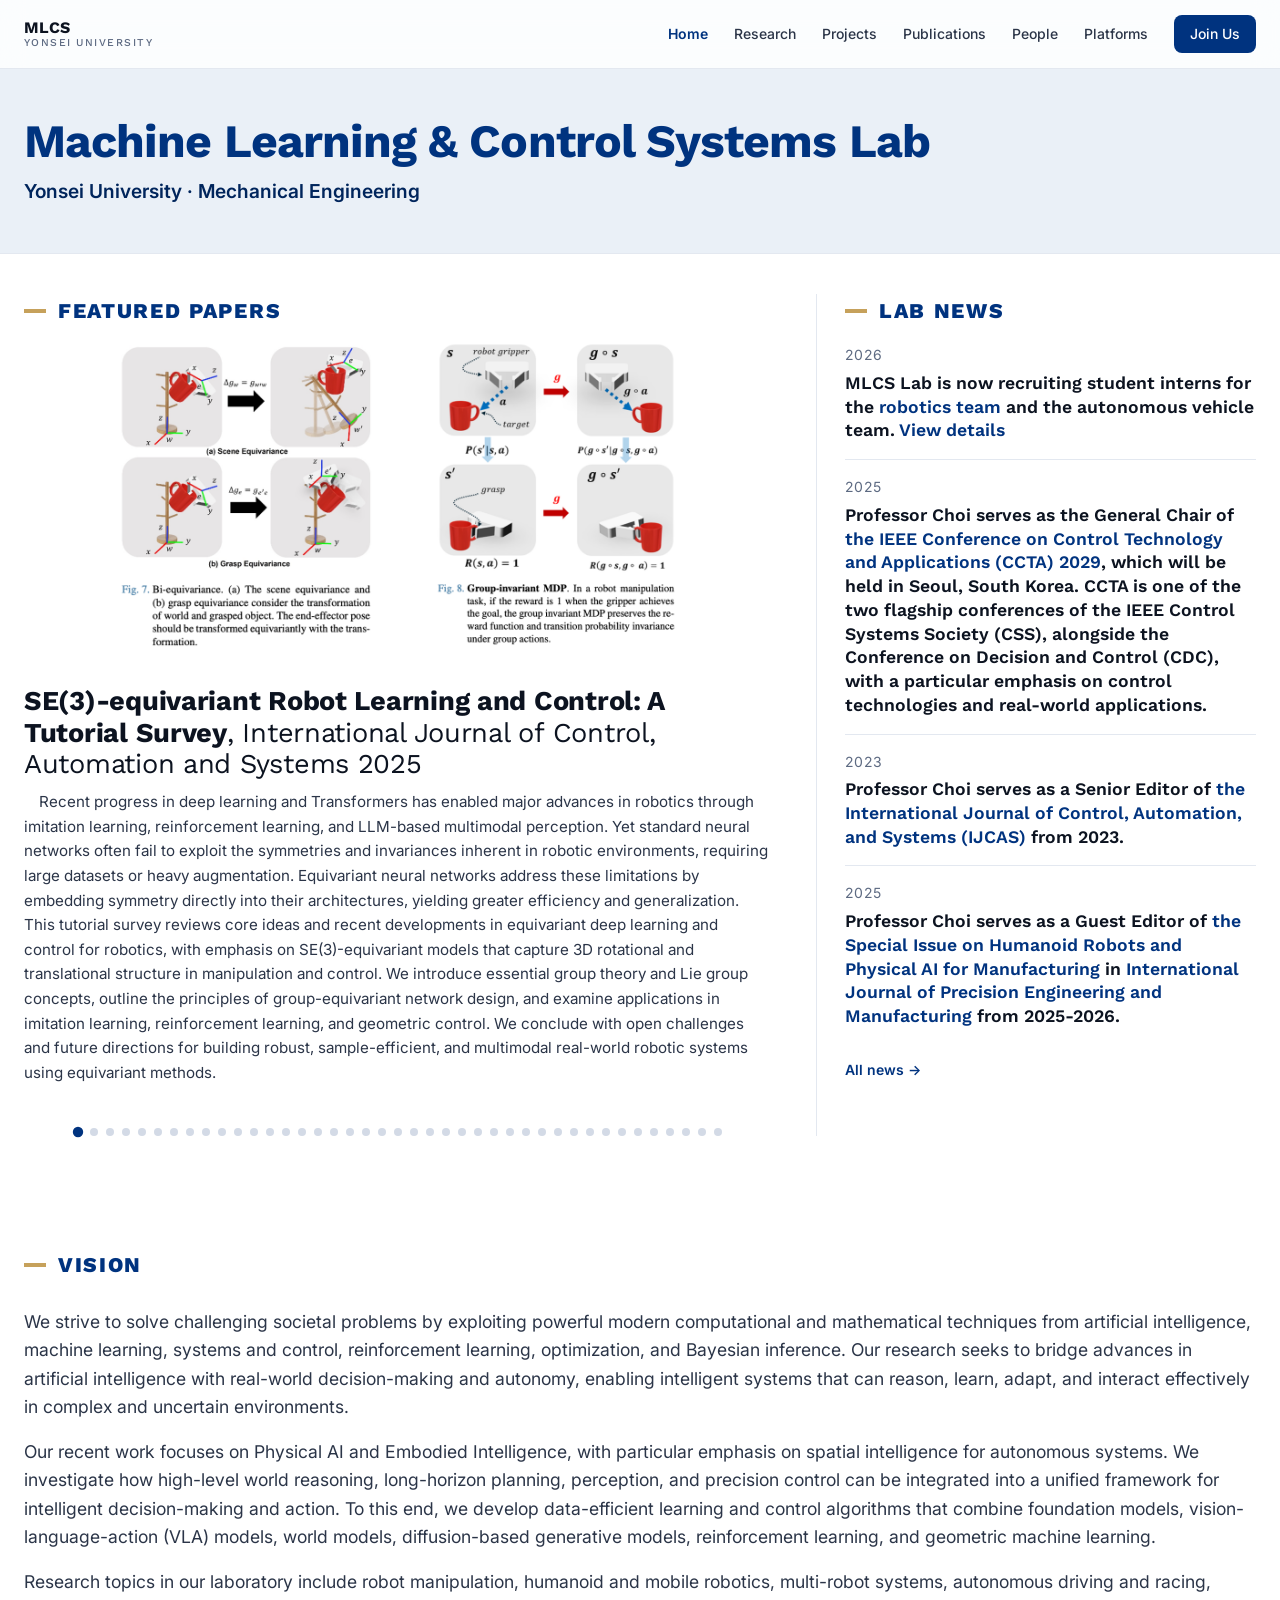
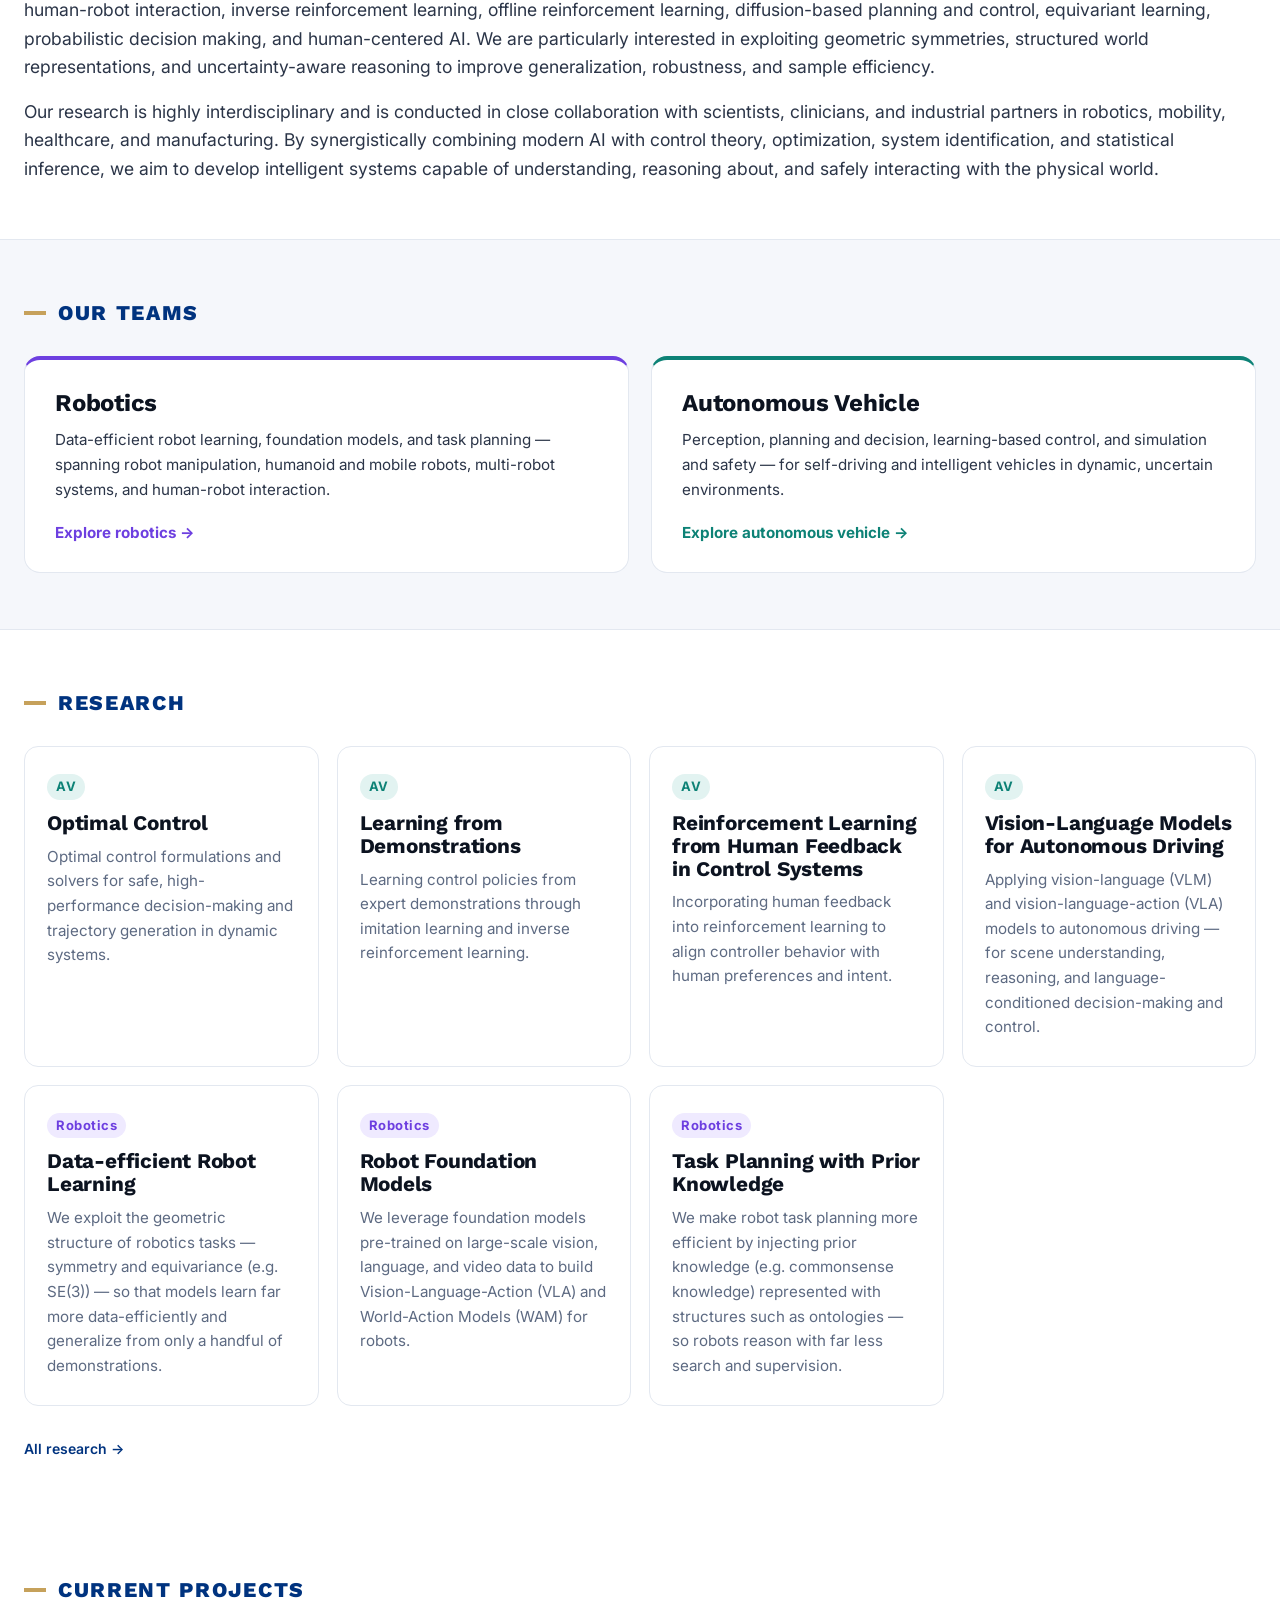
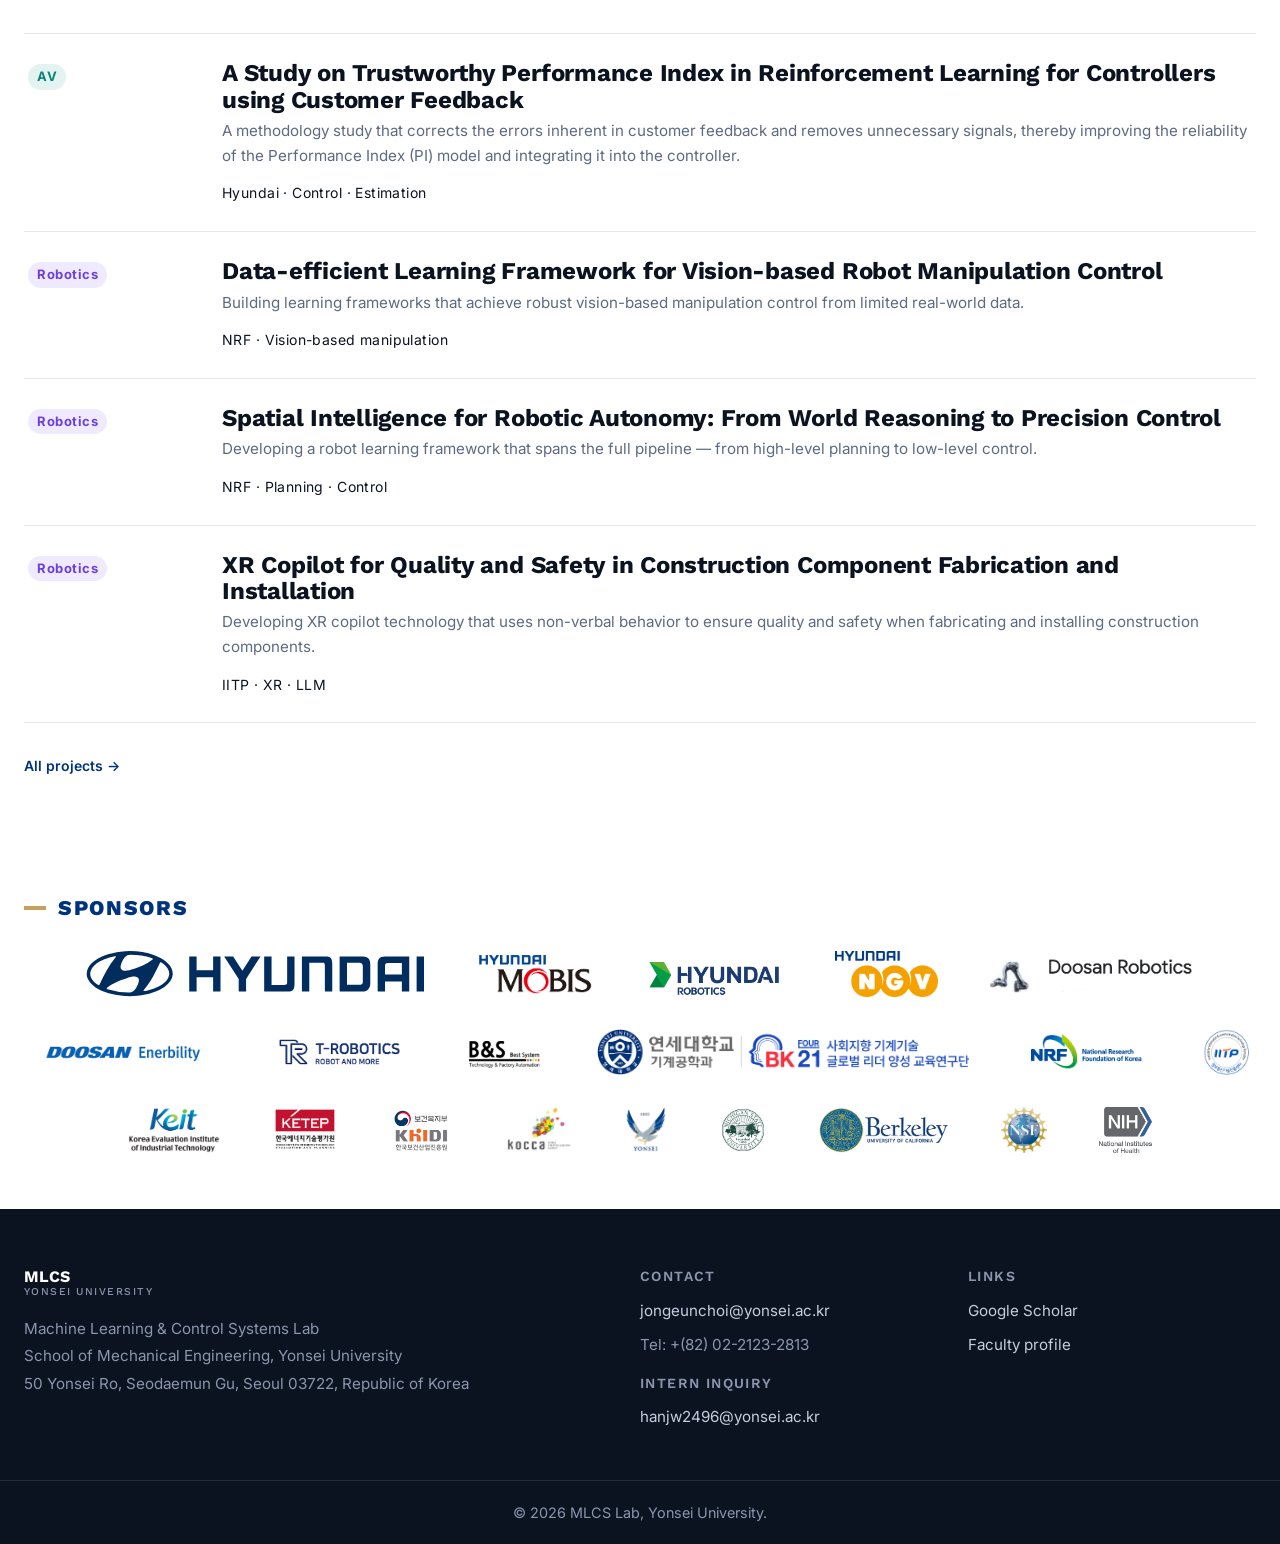
<file: index.html>
<!DOCTYPE html>
<html lang="en">
<head>
  <meta charset="UTF-8" />
  <meta name="viewport" content="width=device-width, initial-scale=1.0" />
  <title>MLCS — Machine Learning &amp; Control Systems Lab, Yonsei University</title>
  <meta name="description" content="Machine Learning & Control Systems (MLCS) Lab, Yonsei University — autonomous vehicle and robotics research. Internship opportunities for students." />
  <link rel="preconnect" href="https://fonts.googleapis.com" />
  <link rel="preconnect" href="https://fonts.gstatic.com" crossorigin />
  <link href="https://fonts.googleapis.com/css2?family=Inter:wght@400;500;600;700&family=Work+Sans:wght@500;600;700;800&display=swap" rel="stylesheet" />
  <link rel="stylesheet" href="/css/style.css" />
</head>
<body>

  <header class="nav" id="nav"></header>

  <!-- TOP BANNER: full-width lab identity band -->
  <section class="banner">
    <div class="banner__inner">
      <h1>Machine Learning &amp; Control Systems Lab</h1>
      <p class="banner__sub">Yonsei University · Mechanical Engineering</p>
    </div>
  </section>

  <main>

    <!-- LEAD: featured papers carousel + latest news -->
    <section class="band">
      <div class="band__inner">
        <div class="lead">
          <div class="carousel" id="featured">
            <p class="label">Featured papers</p>
            <div class="carousel__viewport">
              <!-- Filled by /js/main.js: papers flagged data-home in /publications/ -->
              <div class="carousel__track" id="featured-track"></div>
              <button class="carousel__arrow carousel__arrow--prev" aria-label="Previous">&lsaquo;</button>
              <button class="carousel__arrow carousel__arrow--next" aria-label="Next">&rsaquo;</button>
            </div>
            <div class="carousel__dots"></div>
          </div>

          <aside class="news">
            <p class="label">Lab News</p>
            <!-- Filled by /js/main.js from the NEWS data in /js/news.js (latest 4) -->
            <div id="news-latest"></div>
            <a class="news__more" href="/news/">All news &rarr;</a>
          </aside>
        </div>
      </div>
    </section>

    <!-- VISION -->
    <section class="band">
      <div class="band__inner">
        <div class="band__head"><p class="label">Vision</p></div>
        <div class="vision">
          <p>We strive to solve challenging societal problems by exploiting powerful modern computational and mathematical techniques from artificial intelligence, machine learning, systems and control, reinforcement learning, optimization, and Bayesian inference. Our research seeks to bridge advances in artificial intelligence with real-world decision-making and autonomy, enabling intelligent systems that can reason, learn, adapt, and interact effectively in complex and uncertain environments.</p>
          <p>Our recent work focuses on Physical AI and Embodied Intelligence, with particular emphasis on spatial intelligence for autonomous systems. We investigate how high-level world reasoning, long-horizon planning, perception, and precision control can be integrated into a unified framework for intelligent decision-making and action. To this end, we develop data-efficient learning and control algorithms that combine foundation models, vision-language-action (VLA) models, world models, diffusion-based generative models, reinforcement learning, and geometric machine learning.</p>
          <p>Research topics in our laboratory include robot manipulation, humanoid and mobile robotics, multi-robot systems, autonomous driving and racing, human-robot interaction, inverse reinforcement learning, offline reinforcement learning, diffusion-based planning and control, equivariant learning, probabilistic decision making, and human-centered AI. We are particularly interested in exploiting geometric symmetries, structured world representations, and uncertainty-aware reasoning to improve generalization, robustness, and sample efficiency.</p>
          <p>Our research is highly interdisciplinary and is conducted in close collaboration with scientists, clinicians, and industrial partners in robotics, mobility, healthcare, and manufacturing. By synergistically combining modern AI with control theory, optimization, system identification, and statistical inference, we aim to develop intelligent systems capable of understanding, reasoning about, and safely interacting with the physical world.</p>
        </div>
      </div>
    </section>

    <!-- OUR TEAMS -->
    <section class="band band--alt">
      <div class="band__inner">
        <div class="band__head"><p class="label">Our Teams</p></div>
        <div class="teams">
          <a class="team team--rob" href="/research/?team=rob">
            <h3>Robotics</h3>
            <p>Data-efficient robot learning, foundation models, and task planning — spanning robot manipulation, humanoid and mobile robots, multi-robot systems, and human-robot interaction.</p>
            <span class="team__more">Explore robotics &rarr;</span>
          </a>
          <a class="team team--av" href="/research/?team=av">
            <h3>Autonomous Vehicle</h3>
            <p>Perception, planning and decision, learning-based control, and simulation and safety — for self-driving and intelligent vehicles in dynamic, uncertain environments.</p>
            <span class="team__more">Explore autonomous vehicle &rarr;</span>
          </a>
        </div>
      </div>
    </section>

    <!-- RESEARCH -->
    <section class="band">
      <div class="band__inner">
        <div class="band__head"><p class="label">Research</p></div>
        <!-- Filled by /js/research.js -->
        <div class="cards" id="home-research"></div>
        <p class="pubs__more"><a href="/research/">All research &rarr;</a></p>
      </div>
    </section>

    <!-- PROJECTS -->
    <section class="band">
      <div class="band__inner">
        <div class="band__head"><p class="label">Current projects</p></div>
        <!-- Filled by /js/projects.js (ongoing projects) -->
        <div class="projects" id="home-projects"></div>
        <p class="pubs__more"><a href="/projects/">All projects &rarr;</a></p>
      </div>
    </section>

    <!-- SPONSORS -->
    <section class="band">
      <div class="band__inner">
        <div class="band__head"><p class="label">Sponsors</p></div>
        <div class="sponsors">
          <img src="/images/funds/hyundai-logo-wide-blue.svg" alt="Hyundai Motor Company" />
          <img src="/images/funds/Hyundai_Mobis.jpg" alt="Hyundai Mobis" />
          <img src="/images/funds/Hyundai_robotics.png" alt="Hyundai Robotics" />
          <img src="/images/funds/NGV.png" alt="NGV" />
          <img src="/images/funds/DoosanRobotics.png" alt="Doosan Robotics" />
          <img src="/images/funds/DoosanEnerbility.png" alt="Doosan Enerbility" />
          <img src="/images/funds/Trobotics.png" alt="T-Robotics" />
          <img src="/images/funds/BS.png" alt="BS" />
          <img src="/images/funds/MEBK.png" alt="MEBK" />
          <img src="/images/funds/NRF.png" alt="National Research Foundation of Korea" />
          <img src="/images/funds/IITP.png" alt="IITP" />
          <img src="/images/funds/Keit.png" alt="KEIT" />
          <img src="/images/funds/KETEP.jpg" alt="KETEP" />
          <img src="/images/funds/KHDI.png" alt="KHDI" />
          <img src="/images/funds/Kocca.jpg" alt="KOCCA" />
          <img src="/images/funds/Yonsei.png" alt="Yonsei University" />
          <img src="/images/funds/MSU.png" alt="Michigan State University" />
          <img src="/images/funds/UCberkeley.png" alt="UC Berkeley" />
          <img src="/images/funds/NSF.jpg" alt="National Science Foundation" />
          <img src="/images/funds/NIH.png" alt="National Institutes of Health" />
        </div>
      </div>
    </section>

  </main>

  <footer class="footer" id="contact"></footer>

  <script src="/js/news.js"></script>
  <script src="/js/featured.js"></script>
  <script src="/js/projects.js"></script>
  <script src="/js/research.js"></script>
  <script src="/js/main.js"></script>
</body>
</html>
</file>
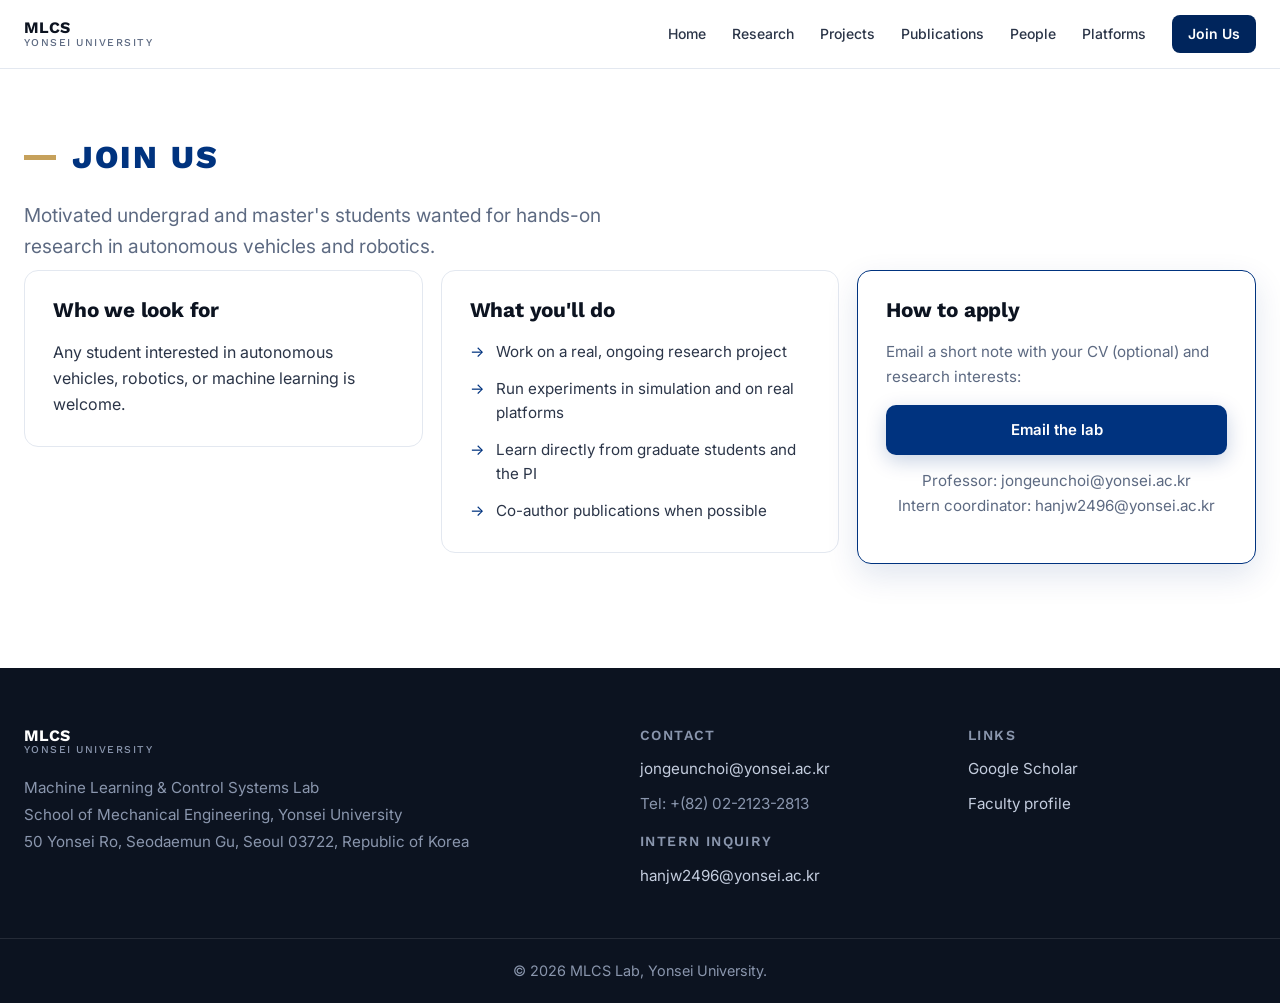
<file: join/index.html>
<!DOCTYPE html>
<html lang="en">
<head>
  <meta charset="UTF-8" />
  <meta name="viewport" content="width=device-width, initial-scale=1.0" />
  <title>Join Us — MLCS, Yonsei University</title>
  <meta name="description" content="Internships at the MLCS Lab, Yonsei University — autonomous vehicles and robotics." />
  <link rel="preconnect" href="https://fonts.googleapis.com" />
  <link rel="preconnect" href="https://fonts.gstatic.com" crossorigin />
  <link href="https://fonts.googleapis.com/css2?family=Inter:wght@400;500;600;700&family=Work+Sans:wght@500;600;700;800&display=swap" rel="stylesheet" />
  <link rel="stylesheet" href="/css/style.css" />
</head>
<body>

  <header class="nav" id="nav"></header>

  <main class="page">
    <header class="page-head">
      <p class="eyebrow">Join us</p>
      <p class="page-head__lead">Motivated undergrad and master's students wanted for hands-on research in autonomous vehicles and robotics.</p>
    </header>

    <section class="section section--tight">
      <div class="join">
        <div class="join__col join__col--plain">
          <h3>Who we look for</h3>
          <p>Any student interested in autonomous vehicles, robotics, or machine learning is welcome.</p>
        </div>
        <div class="join__col join__col--plain">
          <h3>What you'll do</h3>
          <ul class="ticks ticks--ink">
            <li>Work on a real, ongoing research project</li>
            <li>Run experiments in simulation and on real platforms</li>
            <li>Learn directly from graduate students and the PI</li>
            <li>Co-author publications when possible</li>
          </ul>
        </div>
        <div class="join__col join__col--cta">
          <h3>How to apply</h3>
          <p>Email a short note with your CV (optional) and research interests:</p>
          <a href="mailto:hanjw2496@yonsei.ac.kr?subject=MLCS%20Internship%20Application" class="btn btn--primary btn--block">Email the lab</a>
          <p class="join__fine">Professor: jongeunchoi@yonsei.ac.kr<br>Intern coordinator: hanjw2496@yonsei.ac.kr</p>
        </div>
      </div>
    </section>
  </main>

  <footer class="footer" id="contact"></footer>

  <script src="/js/main.js"></script>
</body>
</html>
</file>
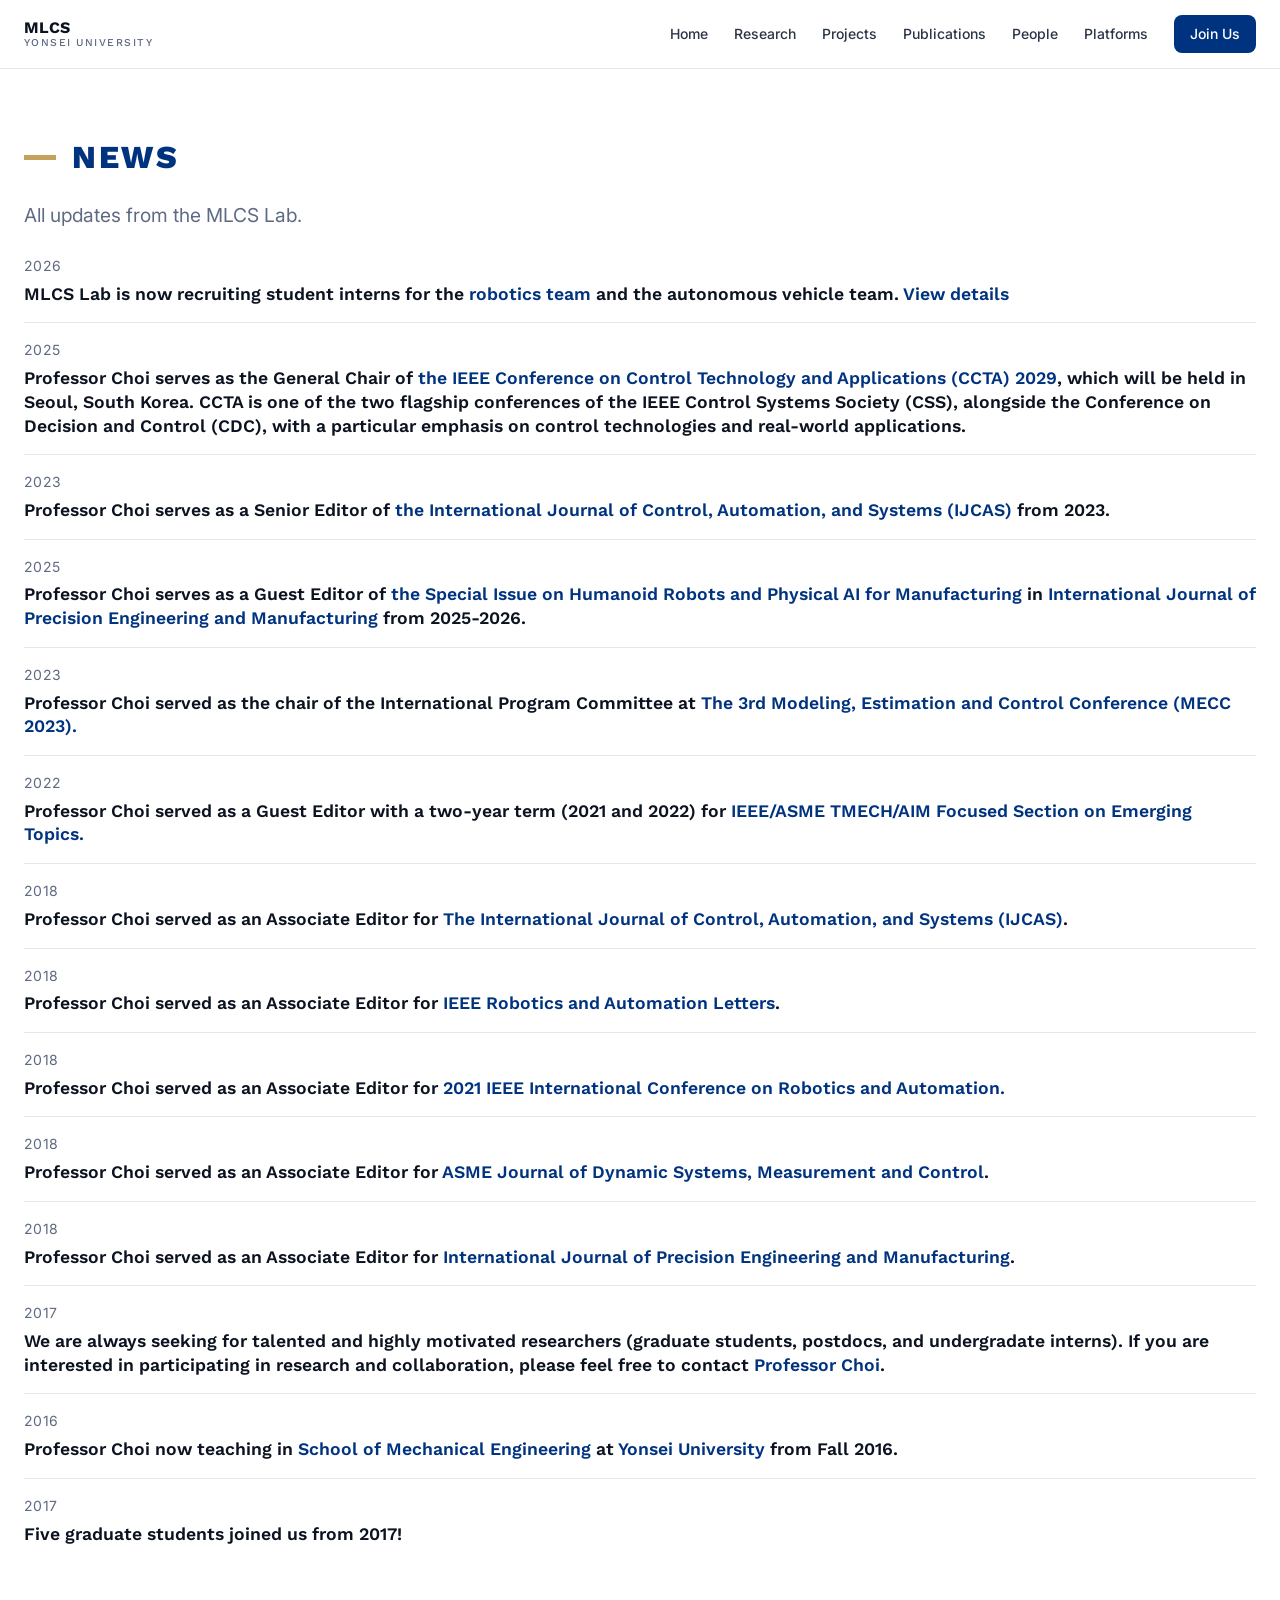
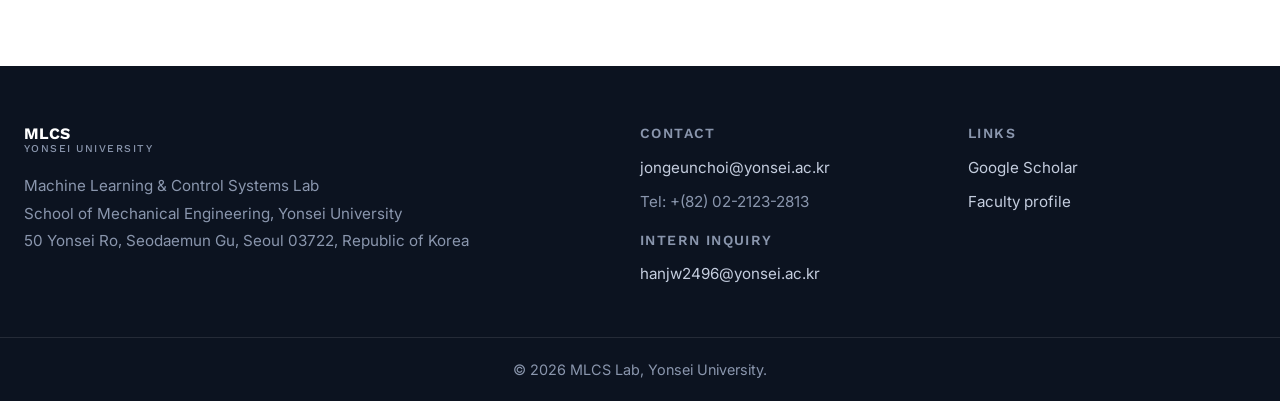
<file: news/index.html>
<!DOCTYPE html>
<html lang="en">
<head>
  <meta charset="UTF-8" />
  <meta name="viewport" content="width=device-width, initial-scale=1.0" />
  <title>News — MLCS, Yonsei University</title>
  <meta name="description" content="News and updates from the MLCS Lab, Yonsei University." />
  <link rel="preconnect" href="https://fonts.googleapis.com" />
  <link rel="preconnect" href="https://fonts.gstatic.com" crossorigin />
  <link href="https://fonts.googleapis.com/css2?family=Inter:wght@400;500;600;700&family=Work+Sans:wght@500;600;700;800&display=swap" rel="stylesheet" />
  <link rel="stylesheet" href="/css/style.css" />
</head>
<body>

  <header class="nav" id="nav"></header>

  <main class="page">
    <header class="page-head">
      <p class="eyebrow">News</p>
      <p class="page-head__lead">All updates from the MLCS Lab.</p>
    </header>

    <section class="section section--tight">
      <!-- Filled by js/main.js from the NEWS data in js/news.js (all items) -->
      <div id="news-all"></div>
    </section>
  </main>

  <footer class="footer" id="contact"></footer>

  <script src="/js/news.js"></script>
  <script src="/js/main.js"></script>
</body>
</html>
</file>
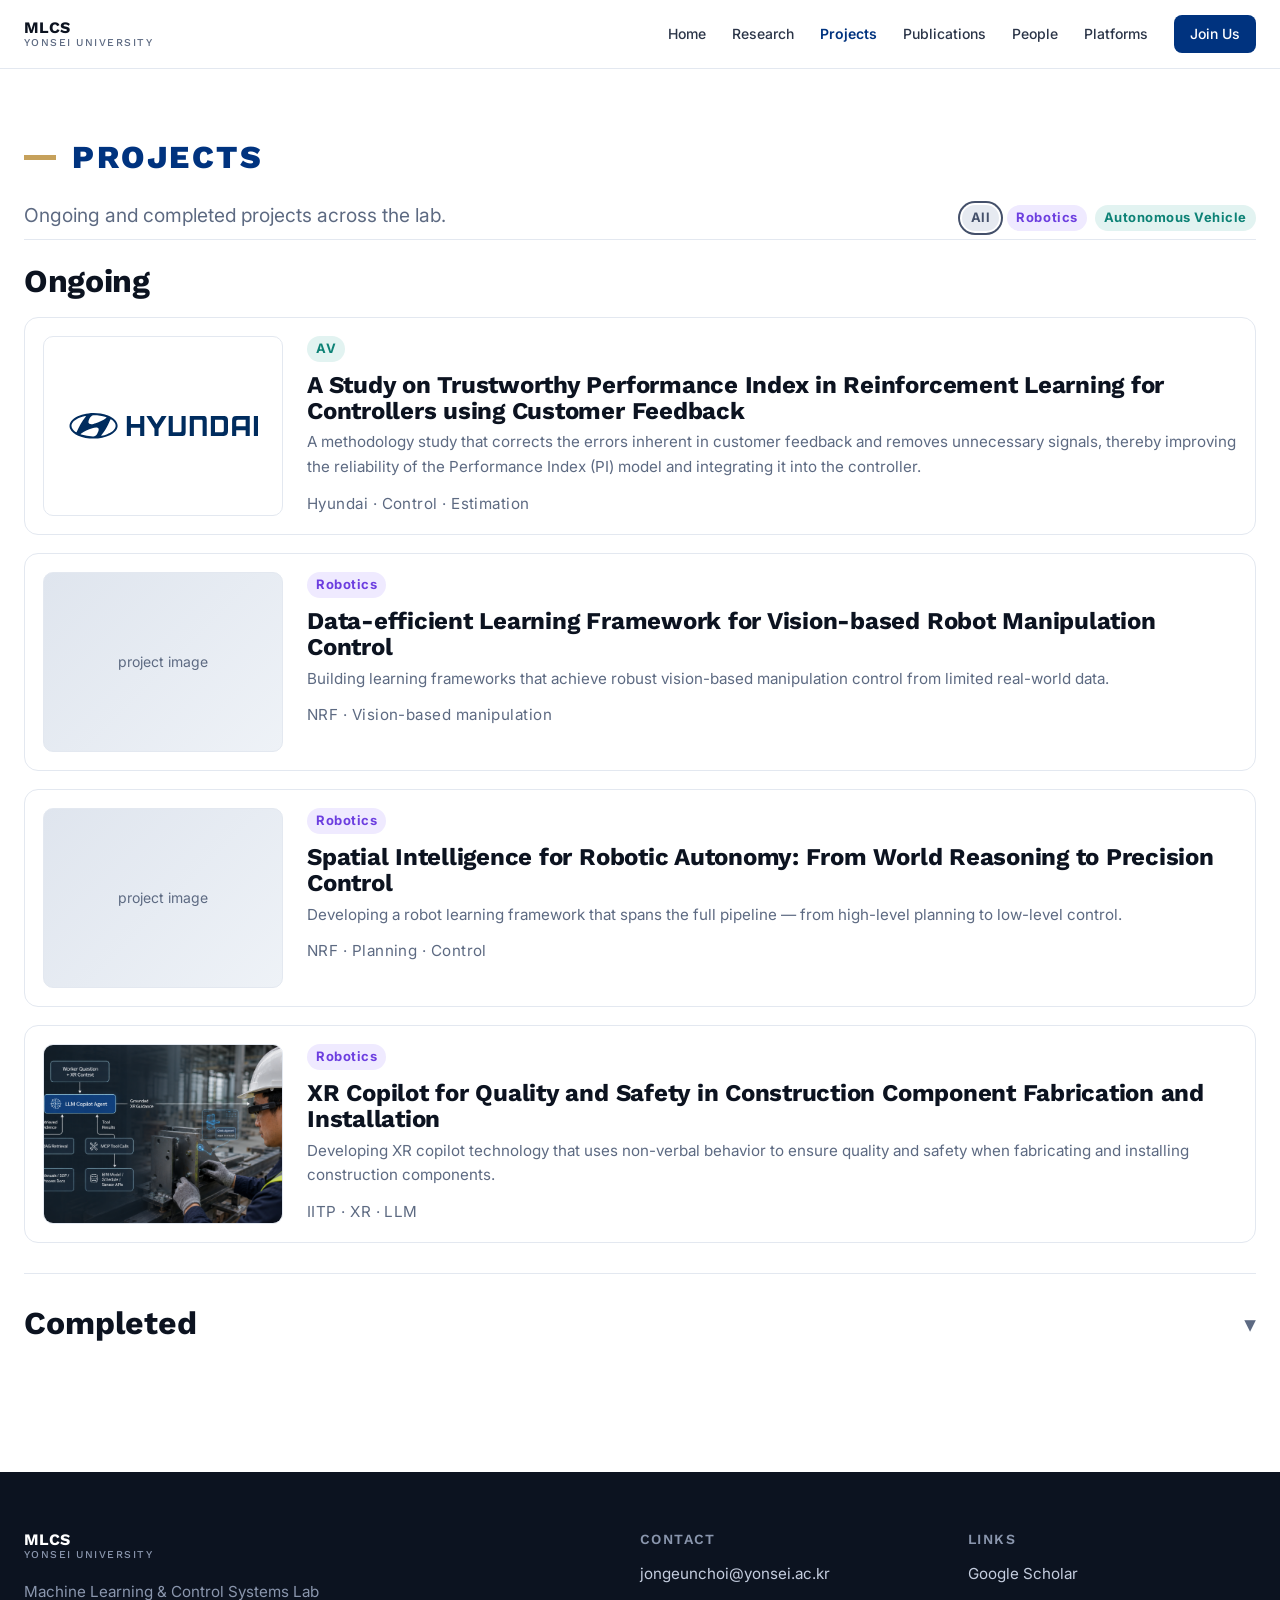
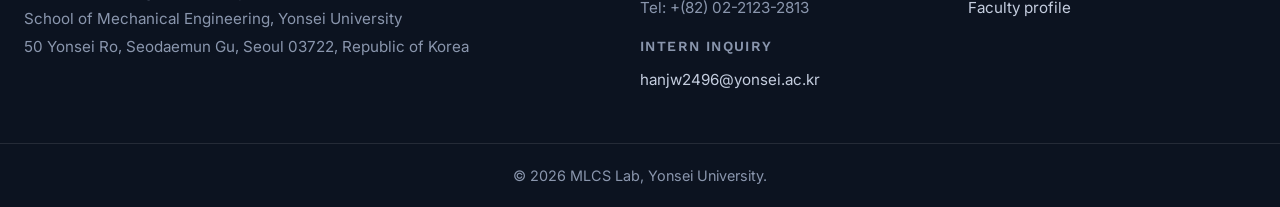
<file: projects/index.html>
<!DOCTYPE html>
<html lang="en">
<head>
  <meta charset="UTF-8" />
  <meta name="viewport" content="width=device-width, initial-scale=1.0" />
  <title>Projects — MLCS, Yonsei University</title>
  <meta name="description" content="Projects of the MLCS Lab, Yonsei University — autonomous vehicles and robotics." />
  <link rel="preconnect" href="https://fonts.googleapis.com" />
  <link rel="preconnect" href="https://fonts.gstatic.com" crossorigin />
  <link href="https://fonts.googleapis.com/css2?family=Inter:wght@400;500;600;700&family=Work+Sans:wght@500;600;700;800&display=swap" rel="stylesheet" />
  <link rel="stylesheet" href="/css/style.css" />
</head>
<body>

  <header class="nav" id="nav"></header>

  <main class="page">
    <header class="page-head">
      <p class="eyebrow">Projects</p>
      <div class="page-head__row">
        <p class="page-head__lead">Ongoing and completed projects across the lab.
        <div class="page-head__tags" data-filter-target=".prow"><span class="tag tag--all" data-filter="all">All</span> <span class="tag tag--rob" data-filter="rob">Robotics</span> <span class="tag tag--av" data-filter="av">Autonomous Vehicle</span></div>
      </div>
    </header>

    <section class="section section--tight">

      <h2 class="group-h">Ongoing</h2>
      <!-- Filled by /js/projects.js -->
      <div class="prows" id="proj-ongoing"></div>

      <details class="group">
        <summary class="group__head">
          <span class="group__title">Completed</span>
        </summary>
        <div class="prows" id="proj-completed"></div>
      </details>

    </section>
  </main>

  <footer class="footer" id="contact"></footer>

  <script src="/js/projects.js"></script>
  <script src="/js/main.js"></script>
</body>
</html>
</file>
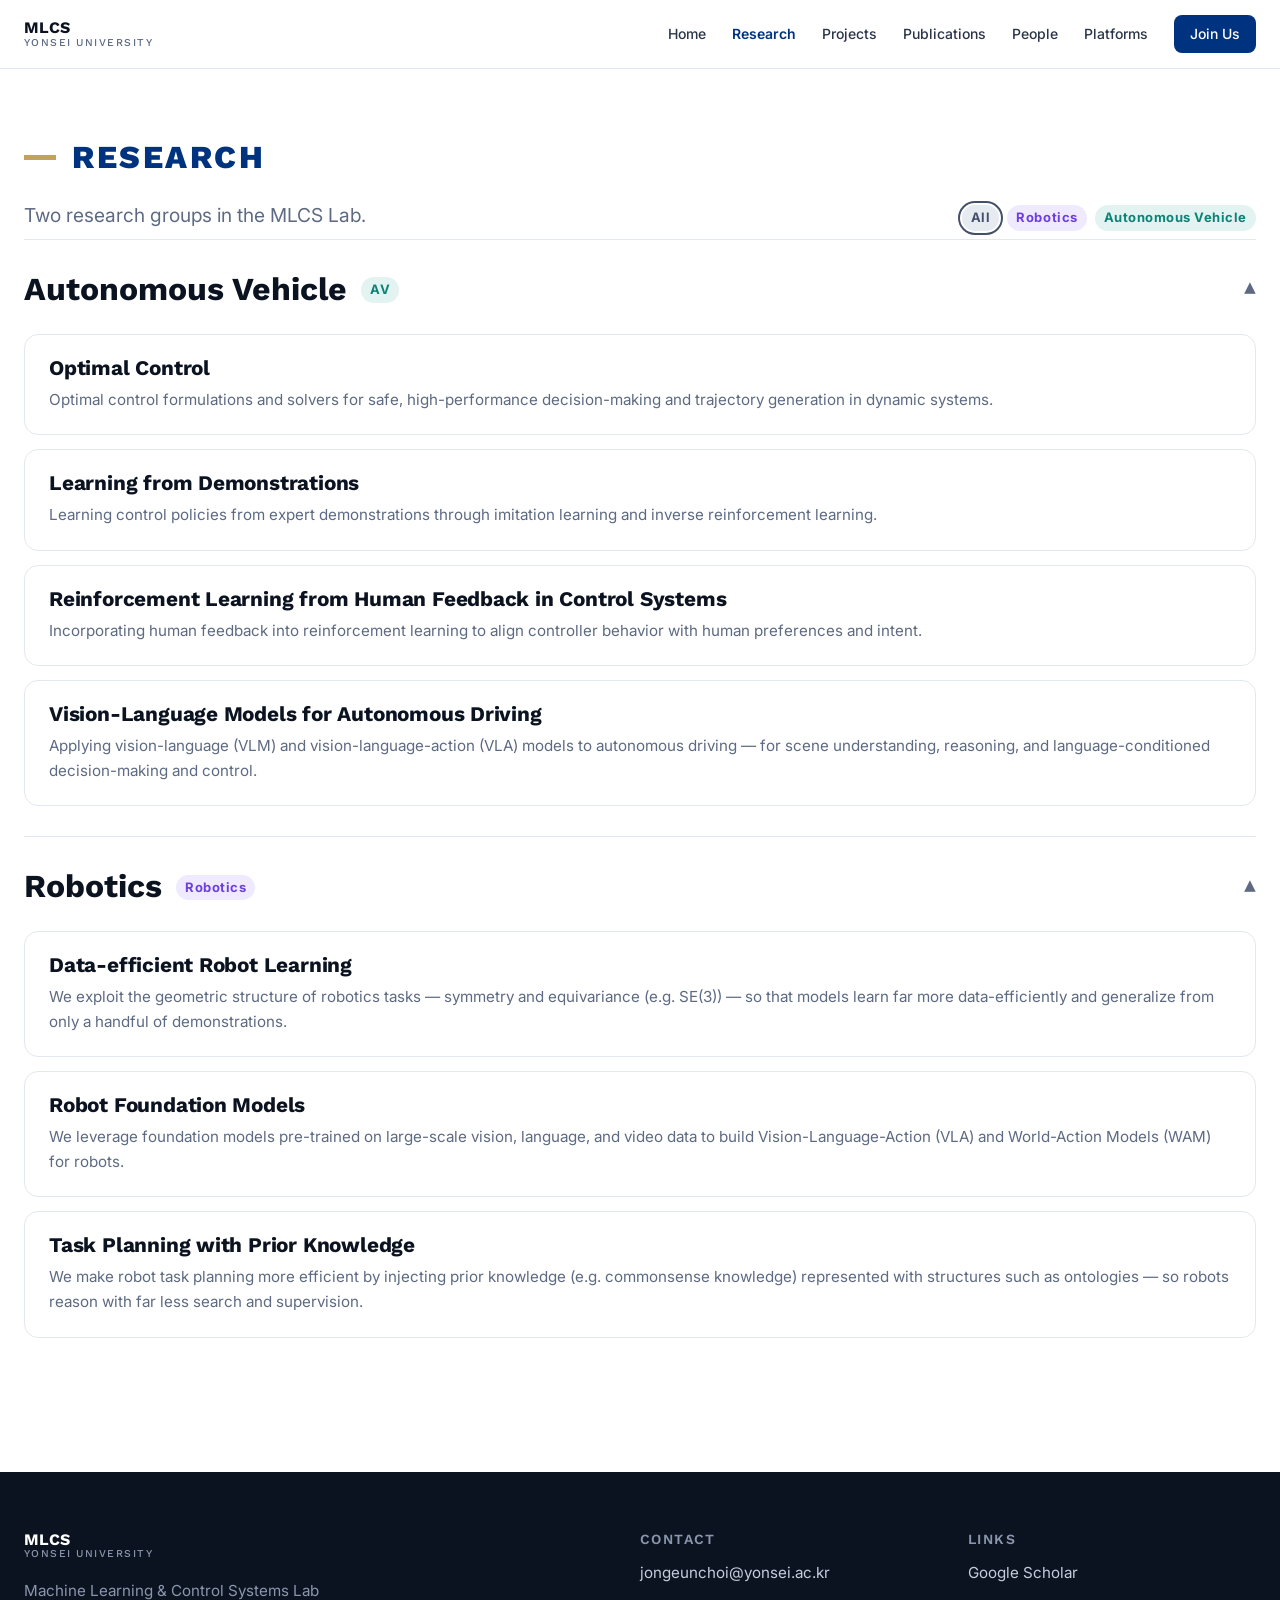
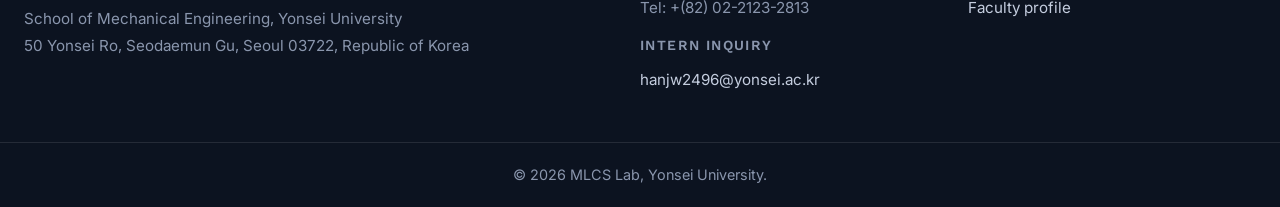
<file: research/index.html>
<!DOCTYPE html>
<html lang="en">
<head>
  <meta charset="UTF-8" />
  <meta name="viewport" content="width=device-width, initial-scale=1.0" />
  <title>Research — MLCS, Yonsei University</title>
  <meta name="description" content="Research areas of the MLCS Lab, Yonsei University: autonomous vehicles and robotics." />
  <link rel="preconnect" href="https://fonts.googleapis.com" />
  <link rel="preconnect" href="https://fonts.gstatic.com" crossorigin />
  <link href="https://fonts.googleapis.com/css2?family=Inter:wght@400;500;600;700&family=Work+Sans:wght@500;600;700;800&display=swap" rel="stylesheet" />
  <link rel="stylesheet" href="/css/style.css" />
</head>
<body>

  <header class="nav" id="nav"></header>

  <main class="page">
    <header class="page-head">
      <p class="eyebrow">Research</p>
      <div class="page-head__row">
        <p class="page-head__lead">Two research groups in the MLCS Lab.
        <div class="page-head__tags" data-filter-target=".group"><span class="tag tag--all" data-filter="all">All</span> <span class="tag tag--rob" data-filter="rob">Robotics</span> <span class="tag tag--av" data-filter="av">Autonomous Vehicle</span></div>
      </div>
    </header>

    <section class="section section--tight">

      <details class="group" open>
        <summary class="group__head">
          <span class="group__title">Autonomous Vehicle</span>
          <span class="tag tag--av">AV</span>
        </summary>
        <div class="rlist" id="research-av"></div>
      </details>

      <details class="group" open>
        <summary class="group__head">
          <span class="group__title">Robotics</span>
          <span class="tag tag--rob">Robotics</span>
        </summary>
        <div class="rlist" id="research-rob"></div>
      </details>

    </section>
  </main>

  <footer class="footer" id="contact"></footer>

  <script src="/js/research.js"></script>
  <script src="/js/main.js"></script>
</body>
</html>
</file>
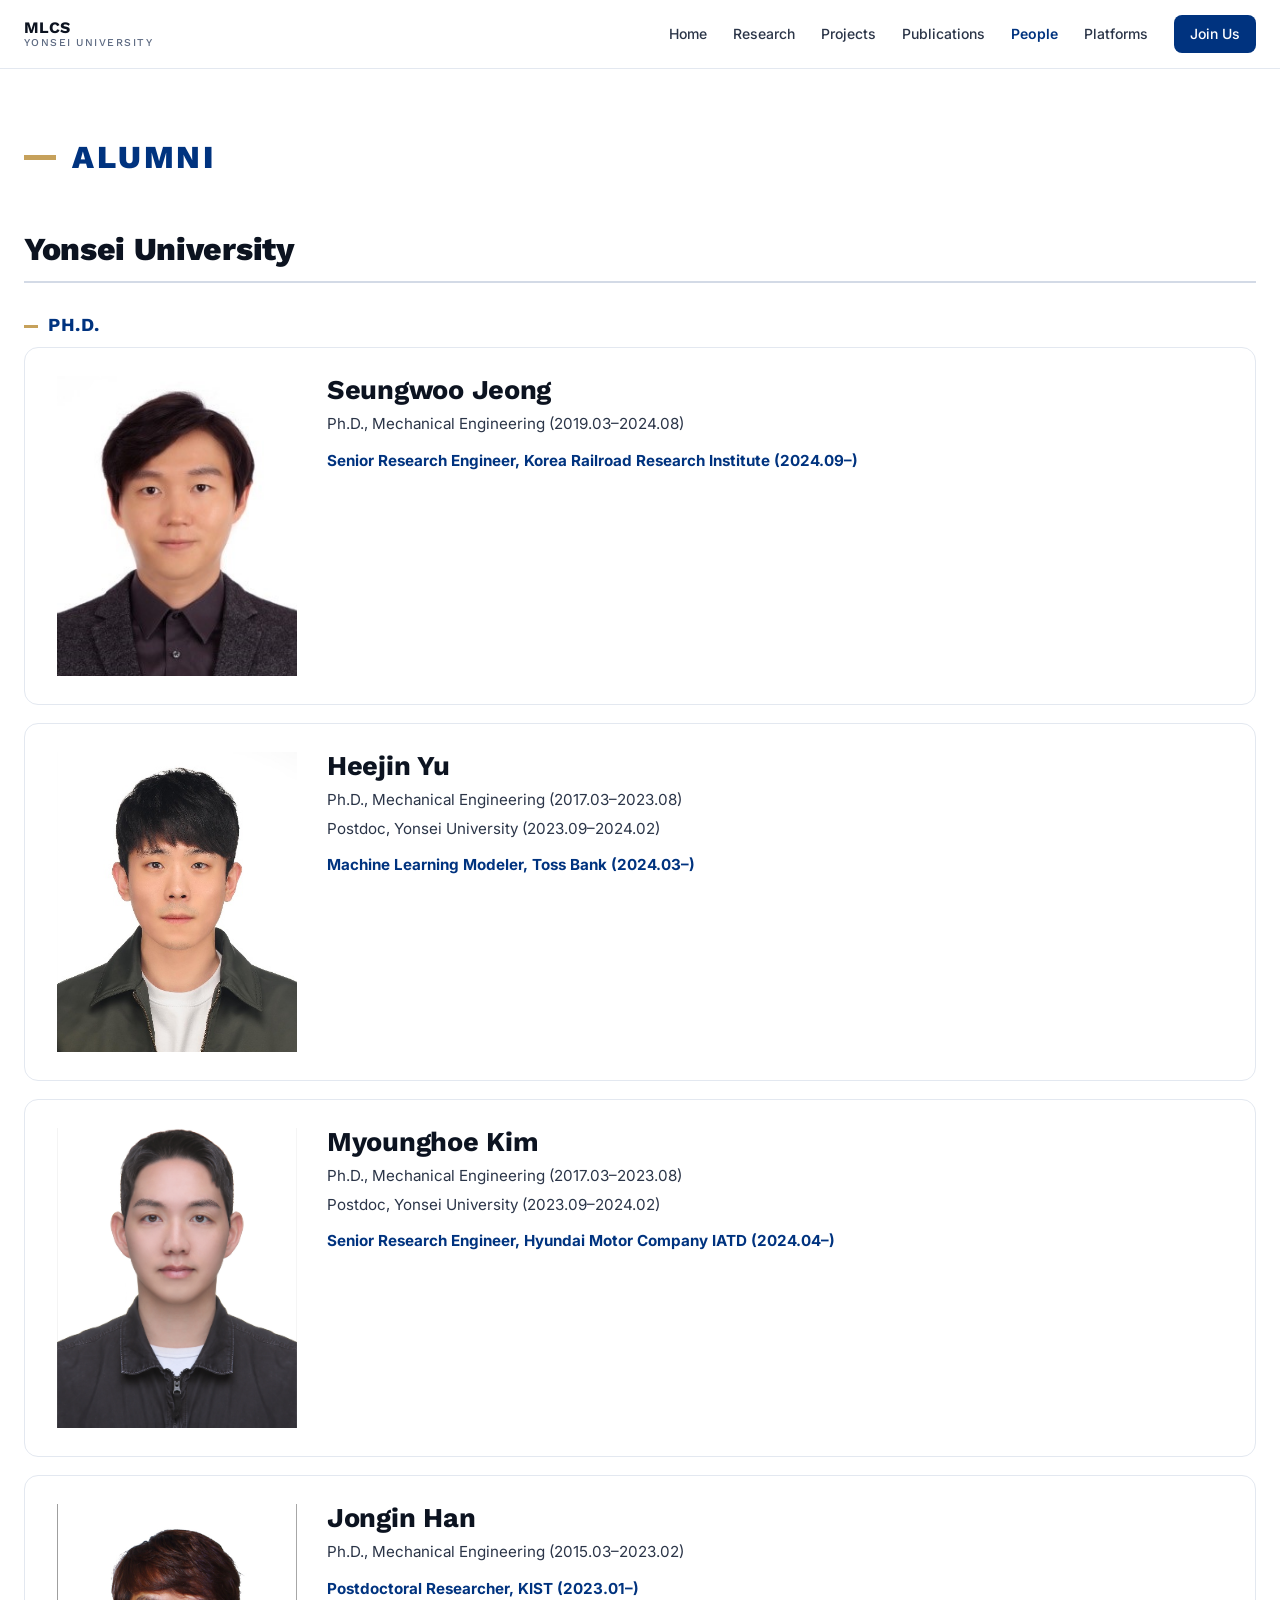
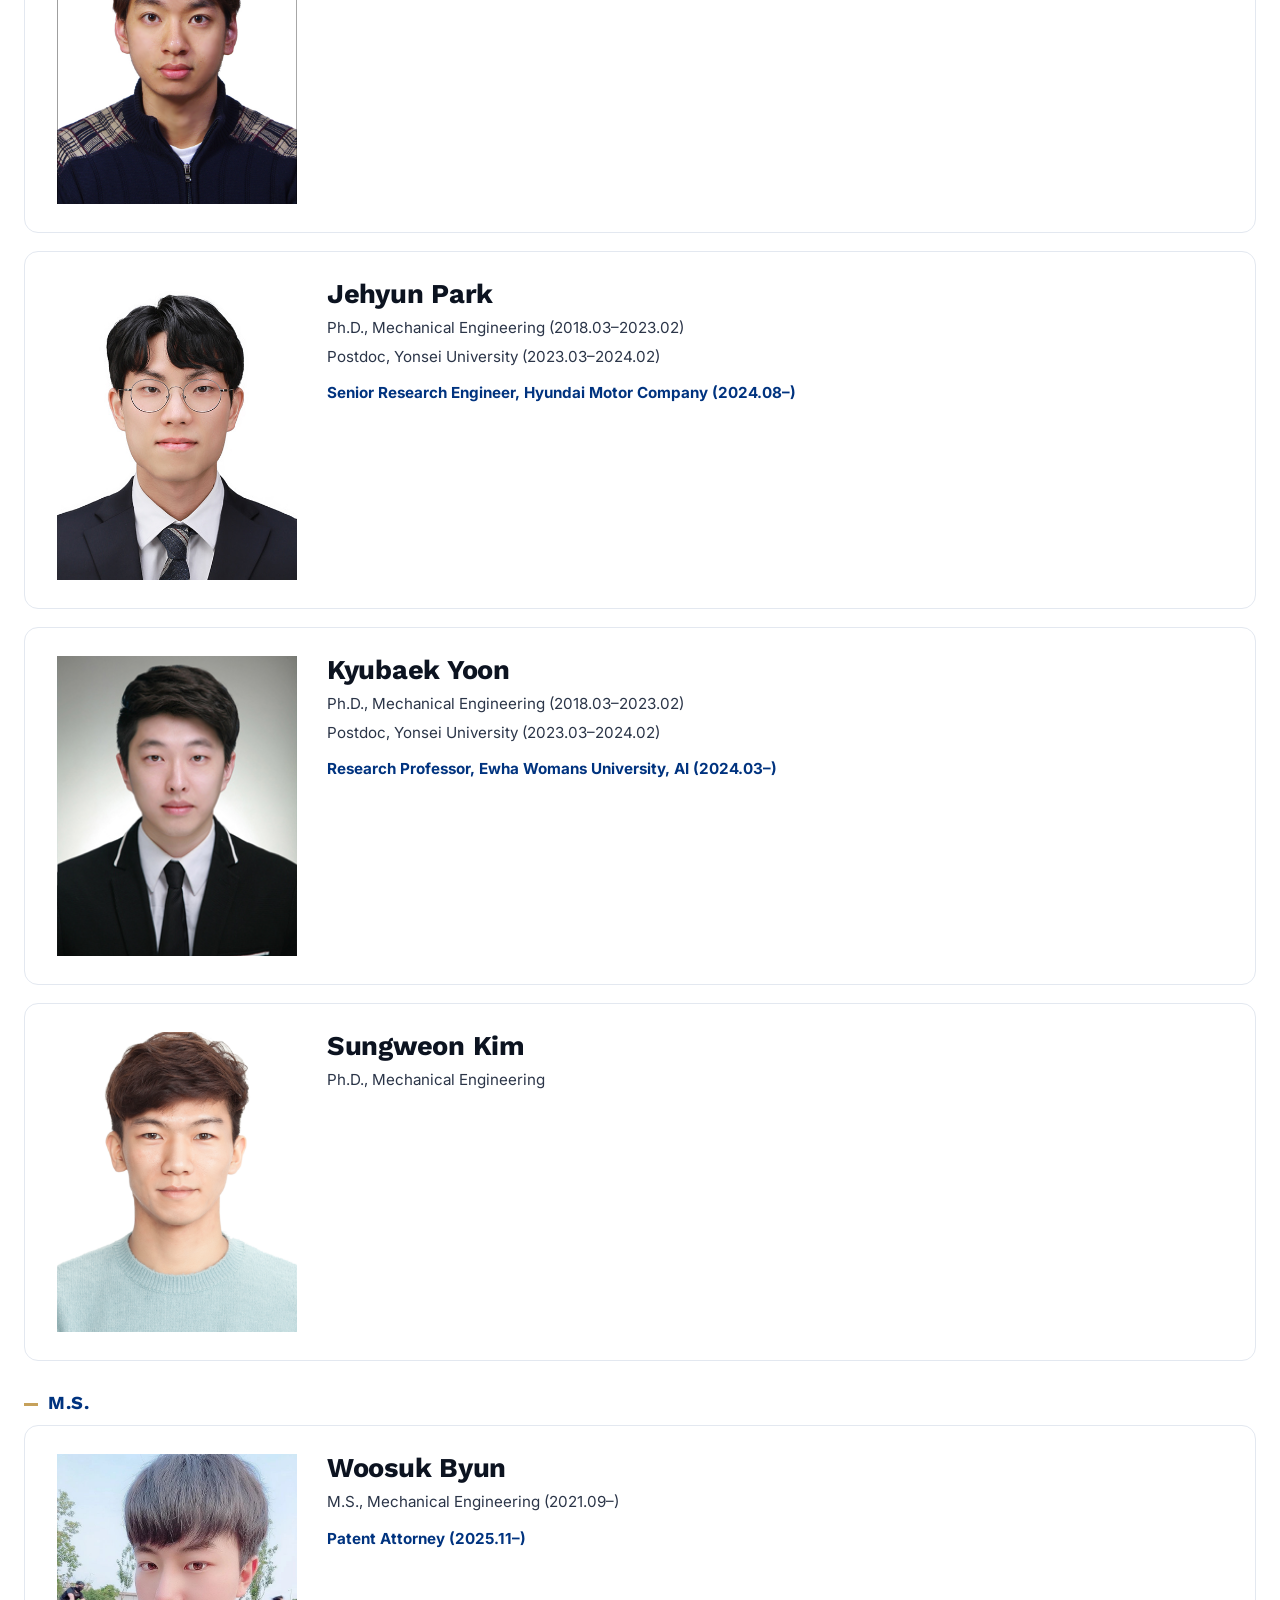
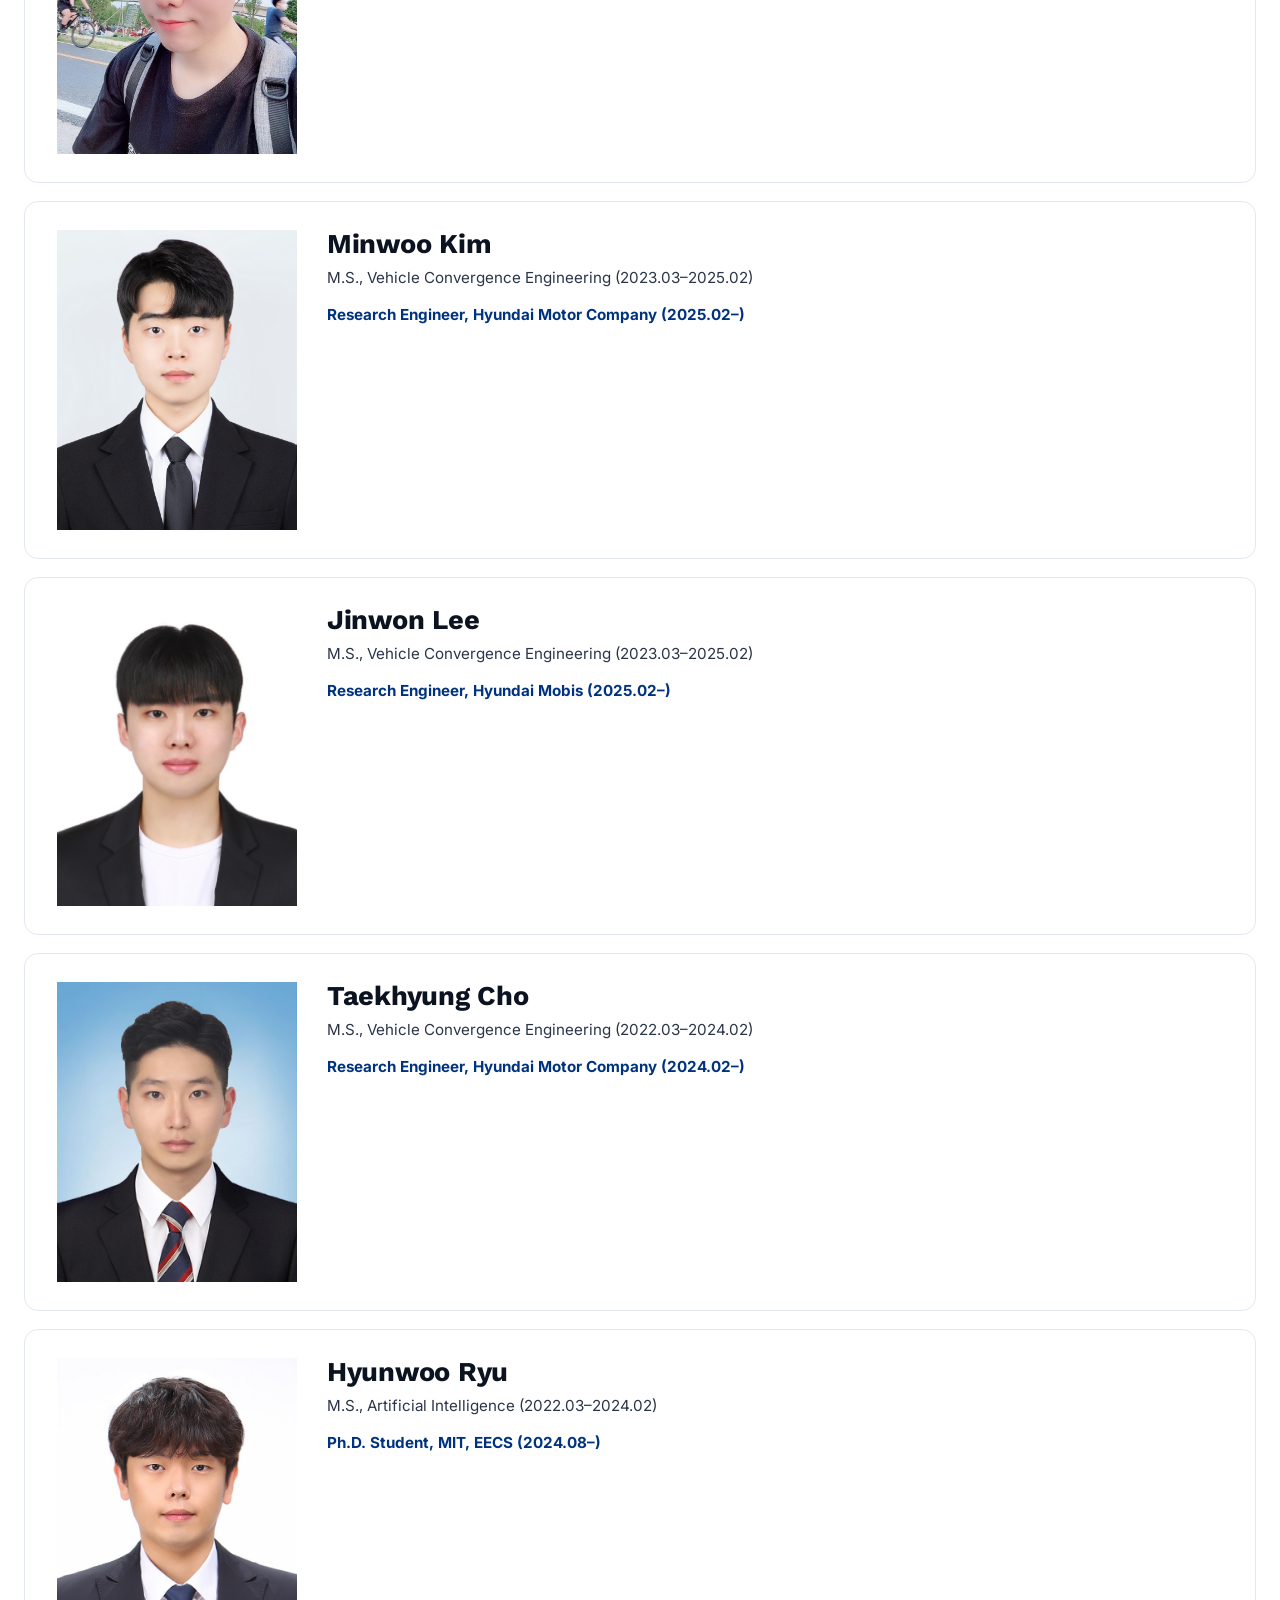
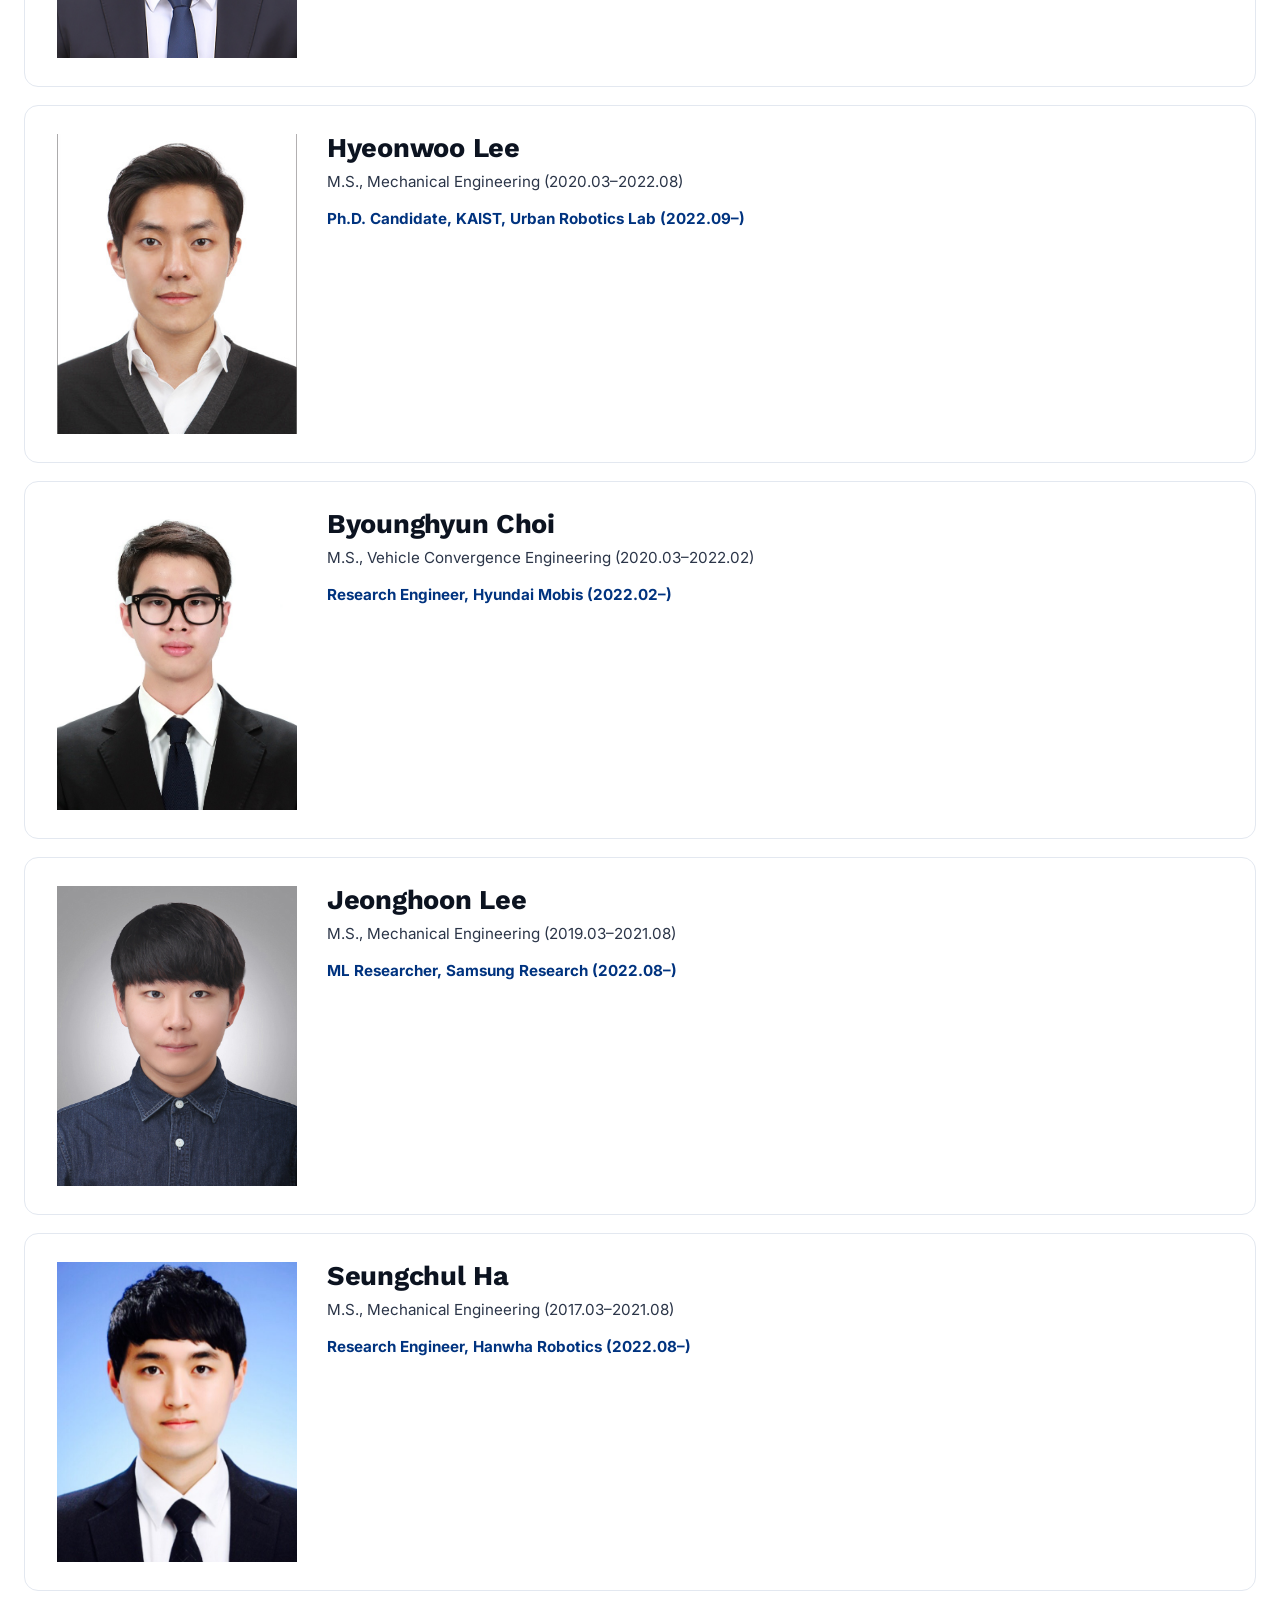
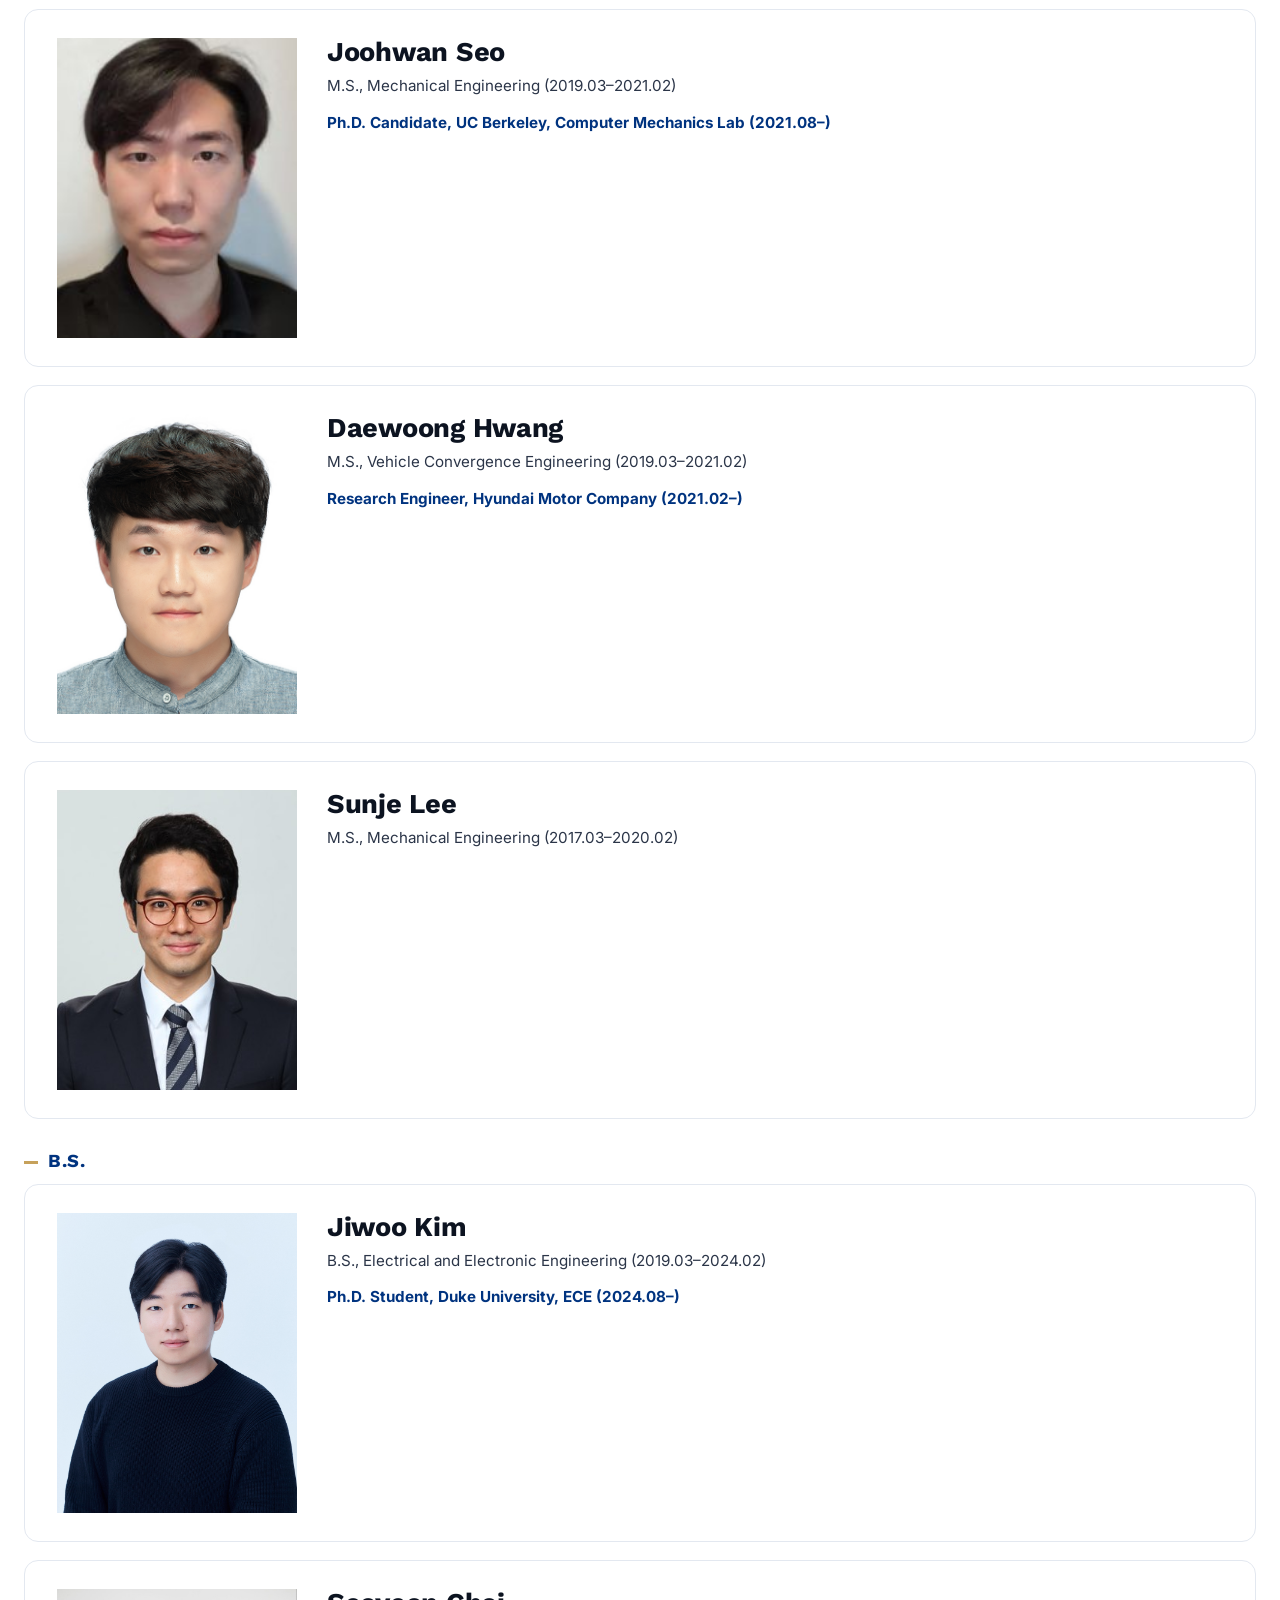
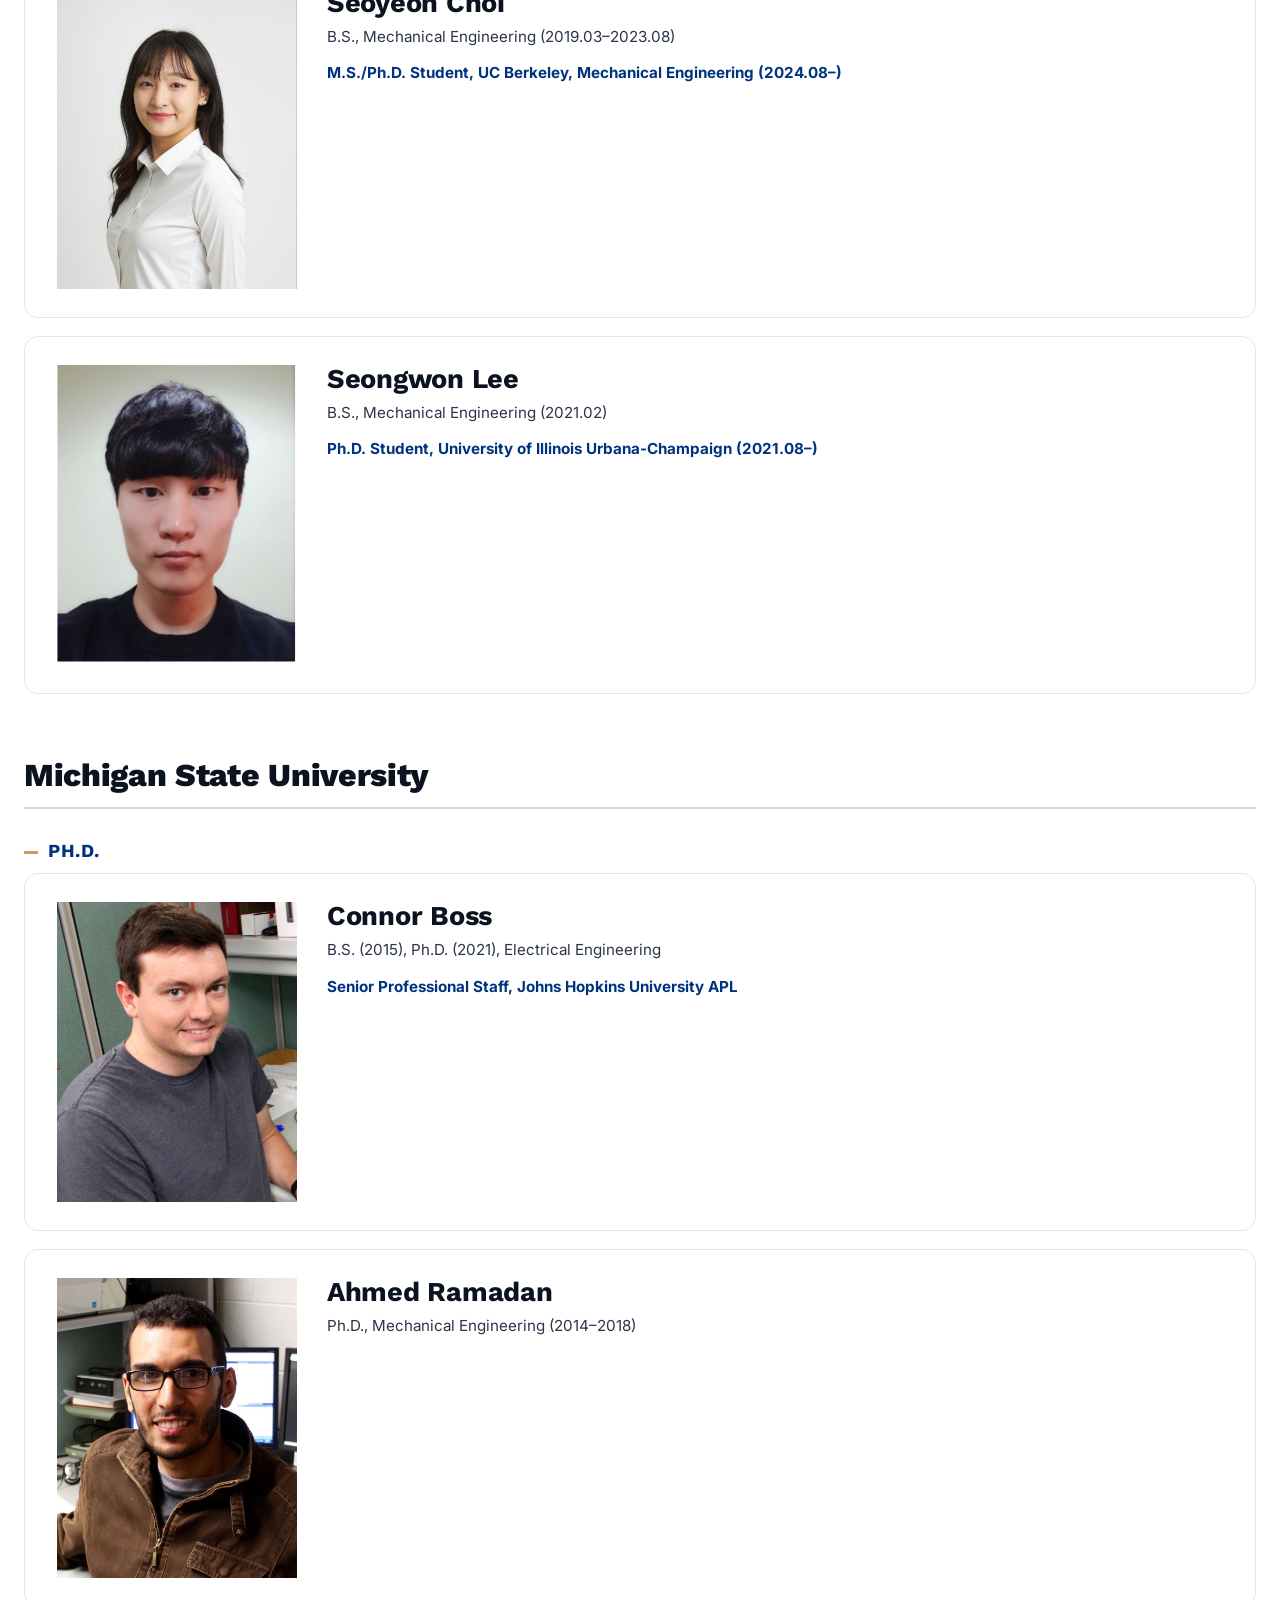
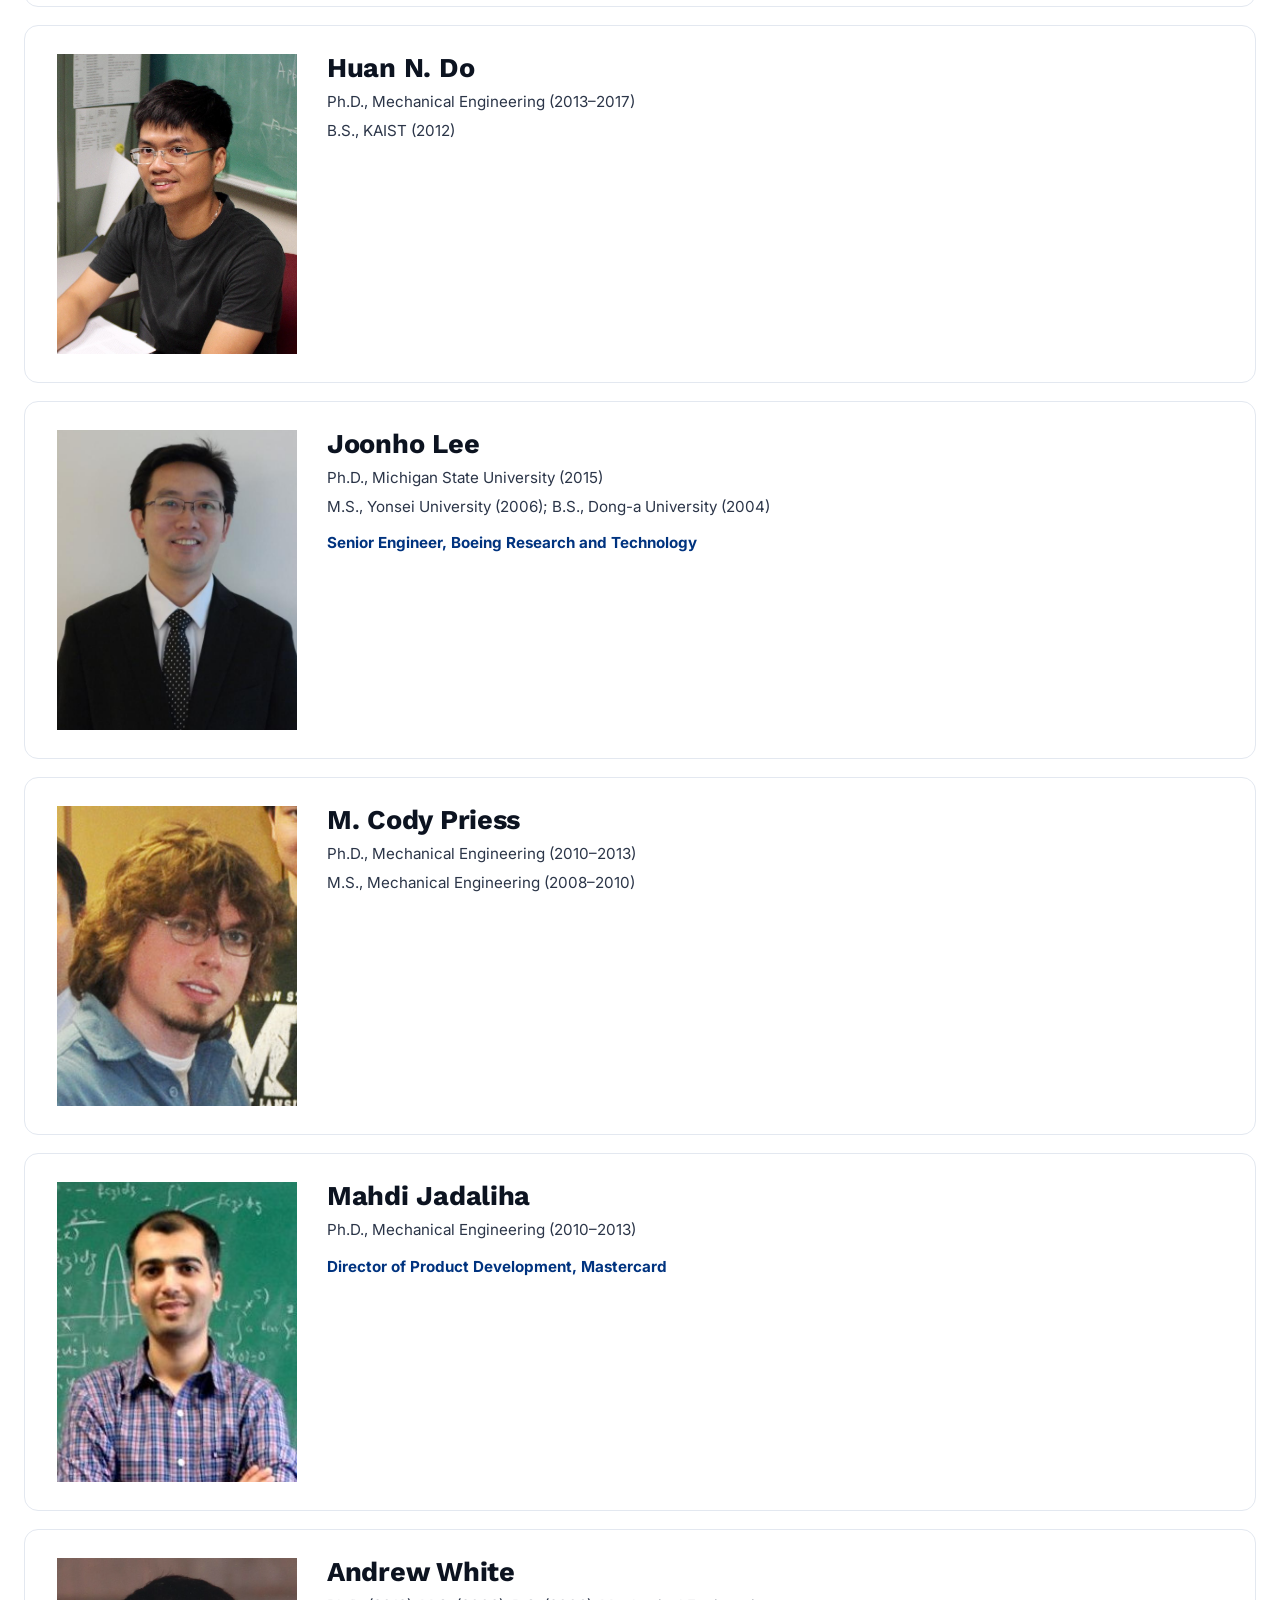
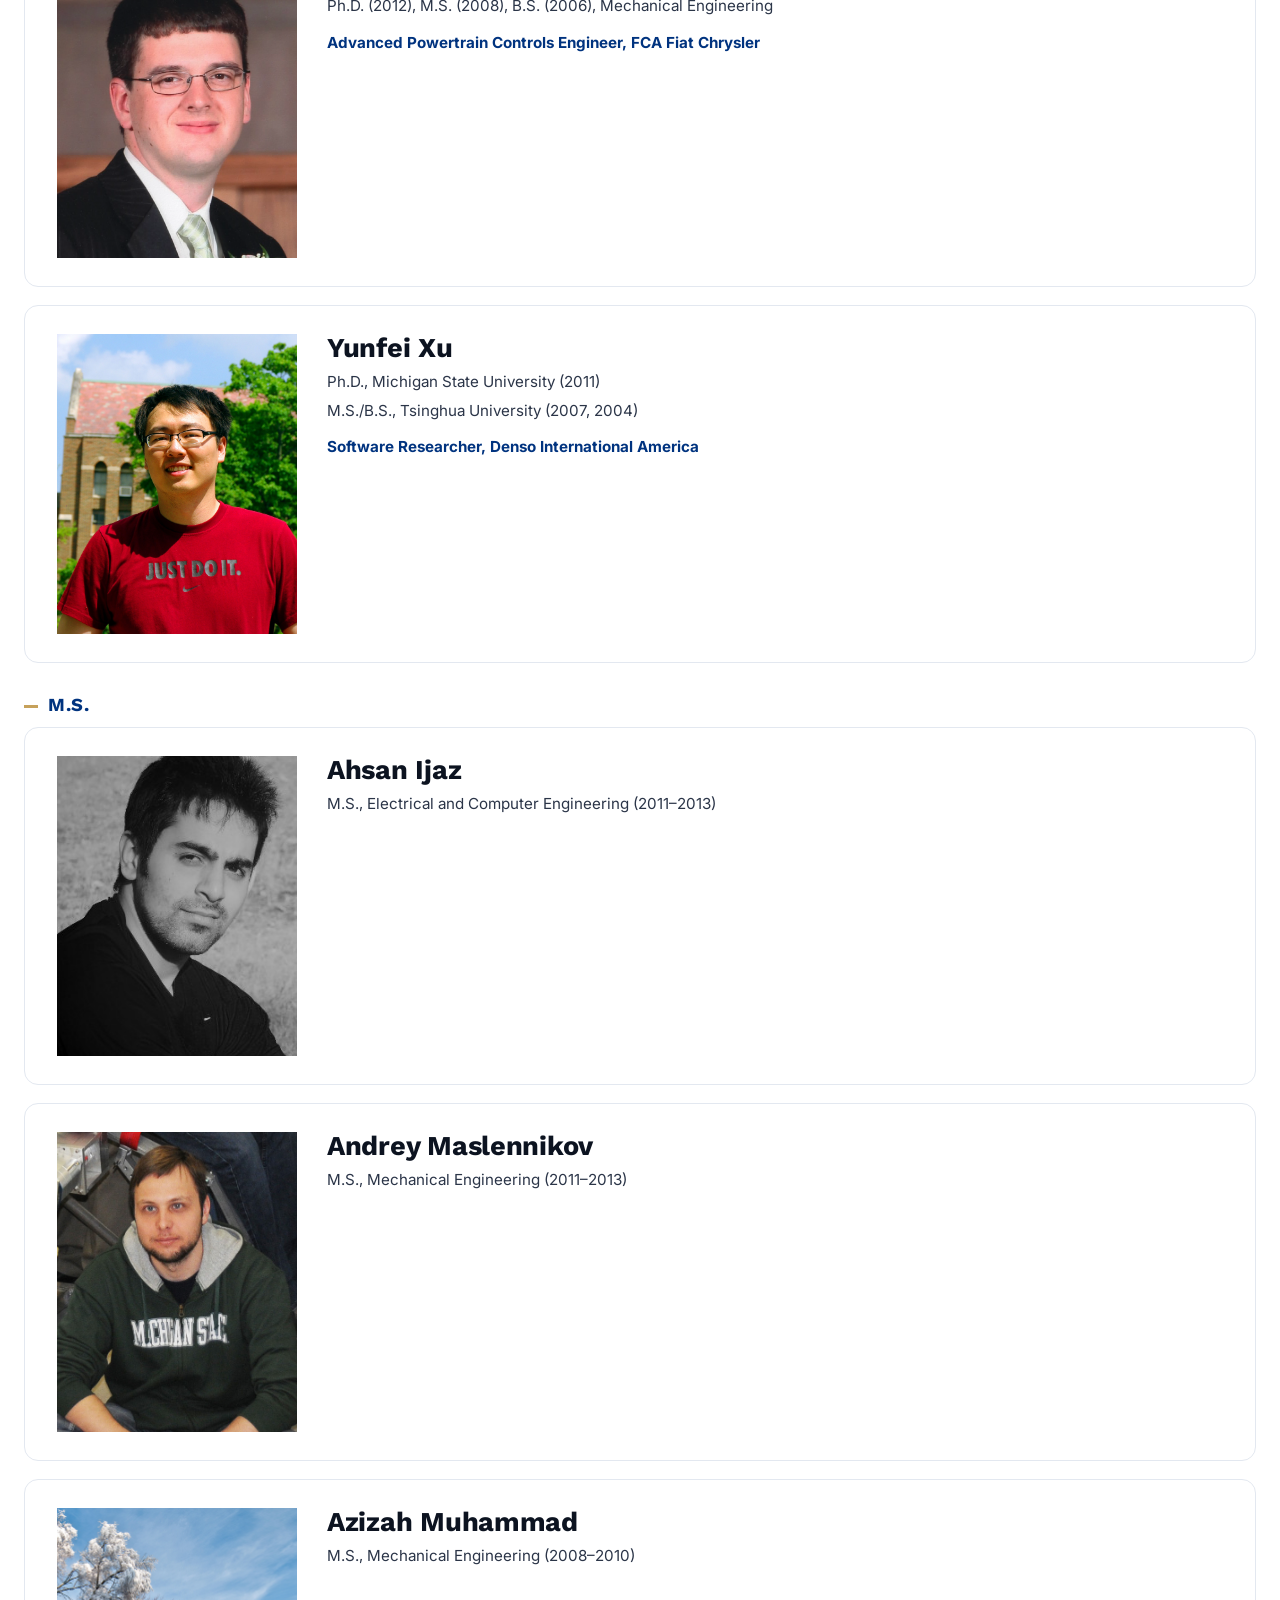
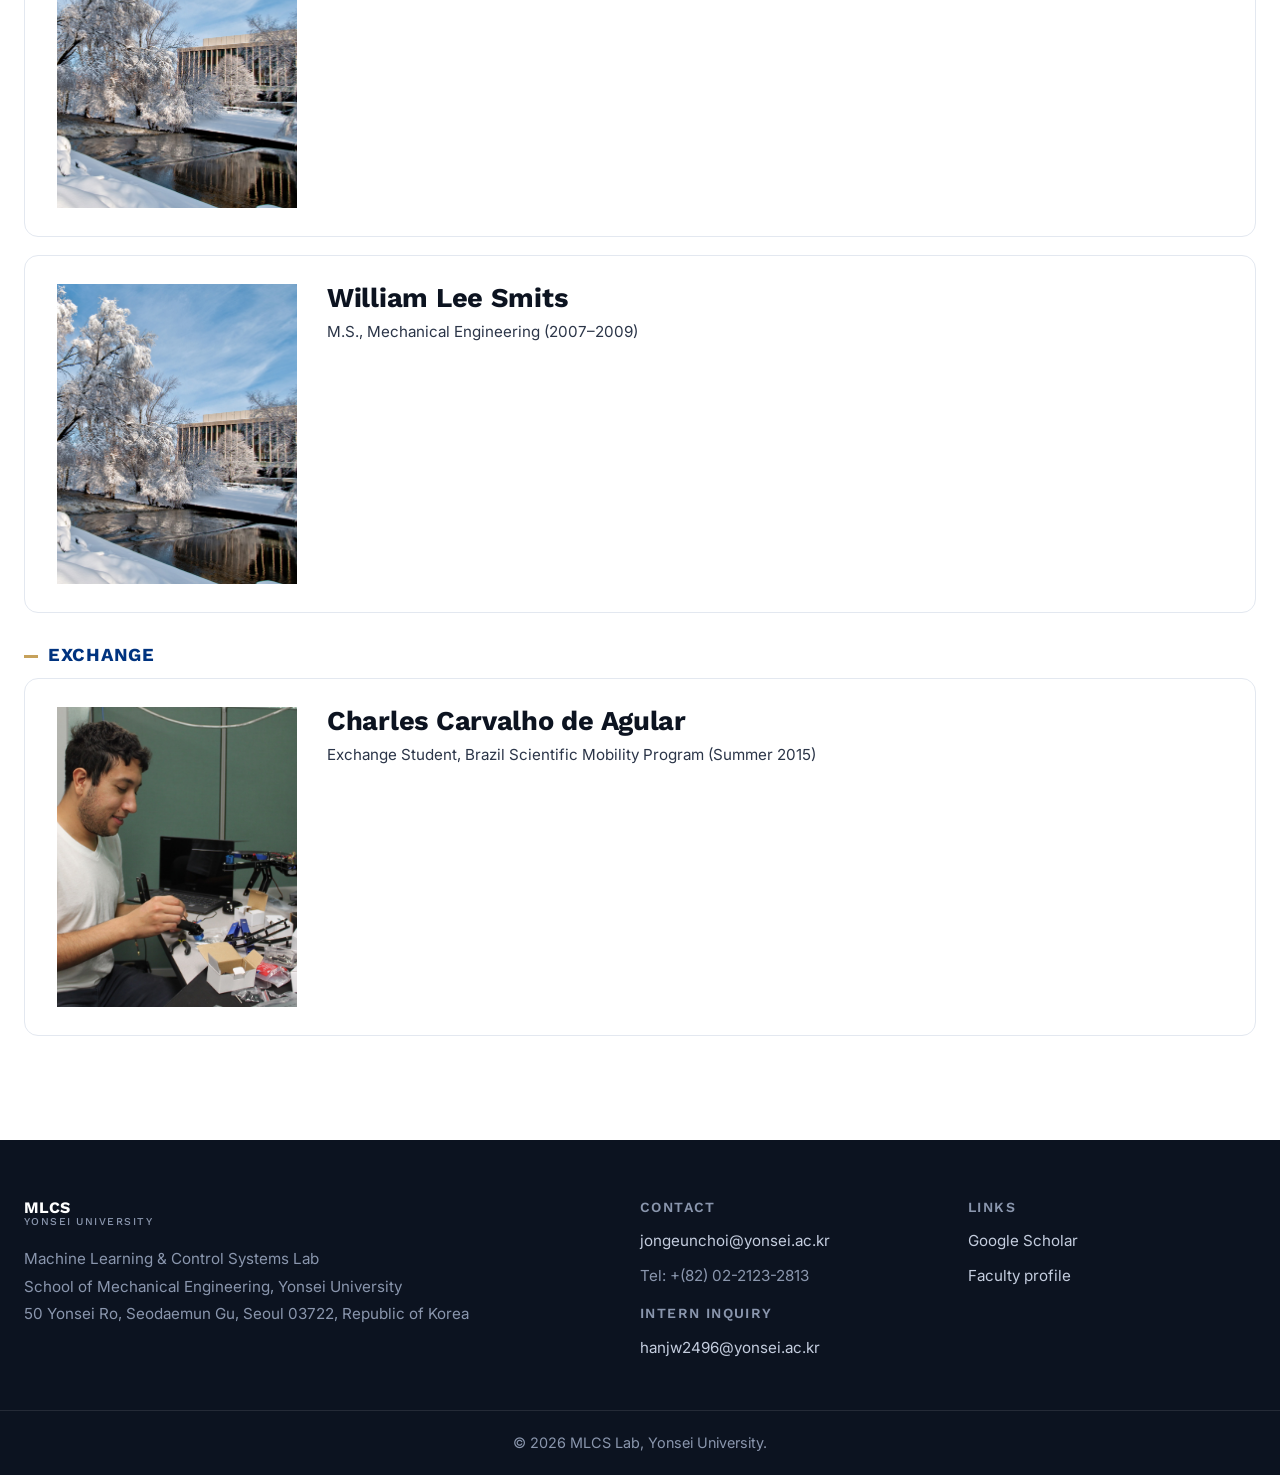
<file: people/alumni.html>
<!DOCTYPE html>
<html lang="en">
<head>
  <meta charset="UTF-8" />
  <meta name="viewport" content="width=device-width, initial-scale=1.0" />
  <title>People · Alumni — MLCS, Yonsei University</title>
  <meta name="description" content="Alumni of the MLCS Lab, Yonsei University." />
  <link rel="preconnect" href="https://fonts.googleapis.com" />
  <link rel="preconnect" href="https://fonts.gstatic.com" crossorigin />
  <link href="https://fonts.googleapis.com/css2?family=Inter:wght@400;500;600;700&family=Work+Sans:wght@500;600;700;800&display=swap" rel="stylesheet" />
  <link rel="stylesheet" href="/css/style.css" />
</head>
<body>

  <header class="nav" id="nav"></header>

  <main class="page">
    <header class="page-head">
      <p class="eyebrow">Alumni</p>
    </header>

    <section class="section section--tight">
      <!-- Cards rendered from /js/alumni.js -->
      <div id="alumni"></div>
    </section>
  </main>

  <footer class="footer" id="contact"></footer>

  <script src="/js/alumni.js"></script>
  <script src="/js/main.js"></script>
</body>
</html>
</file>
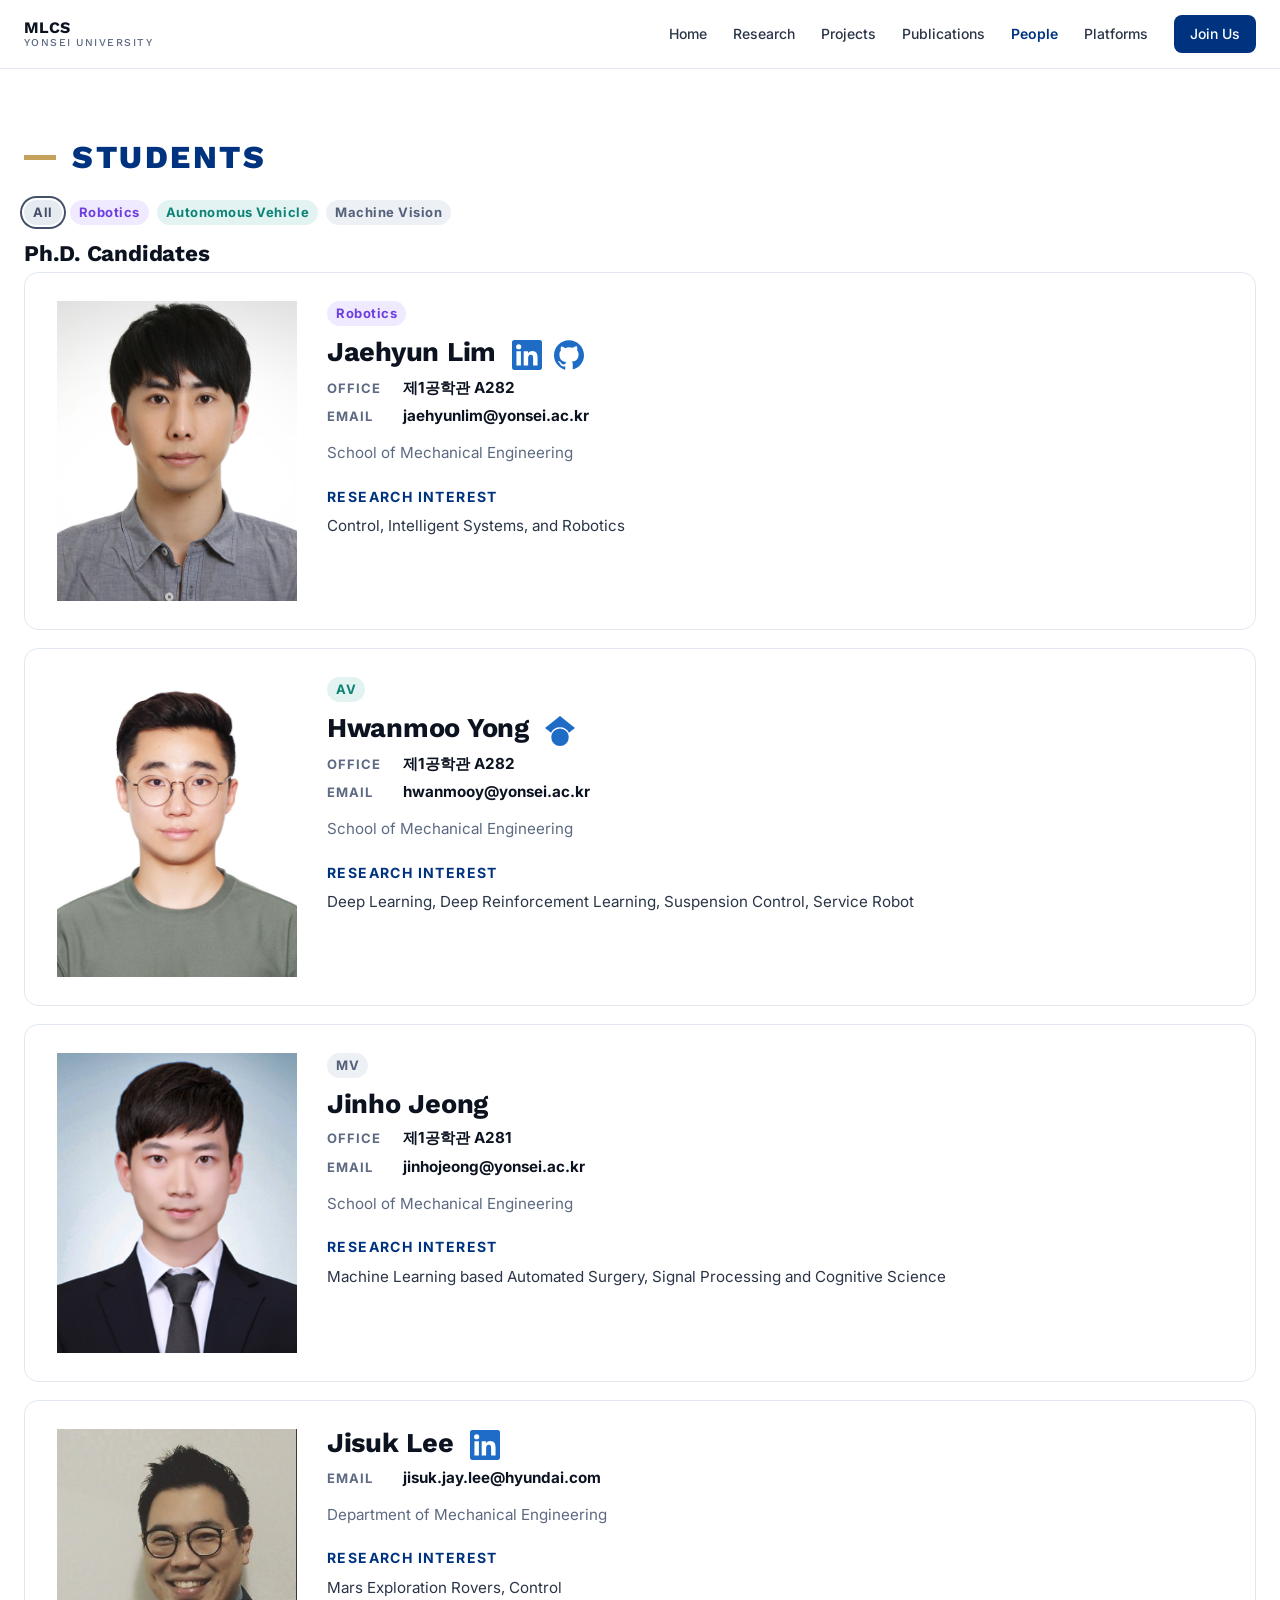
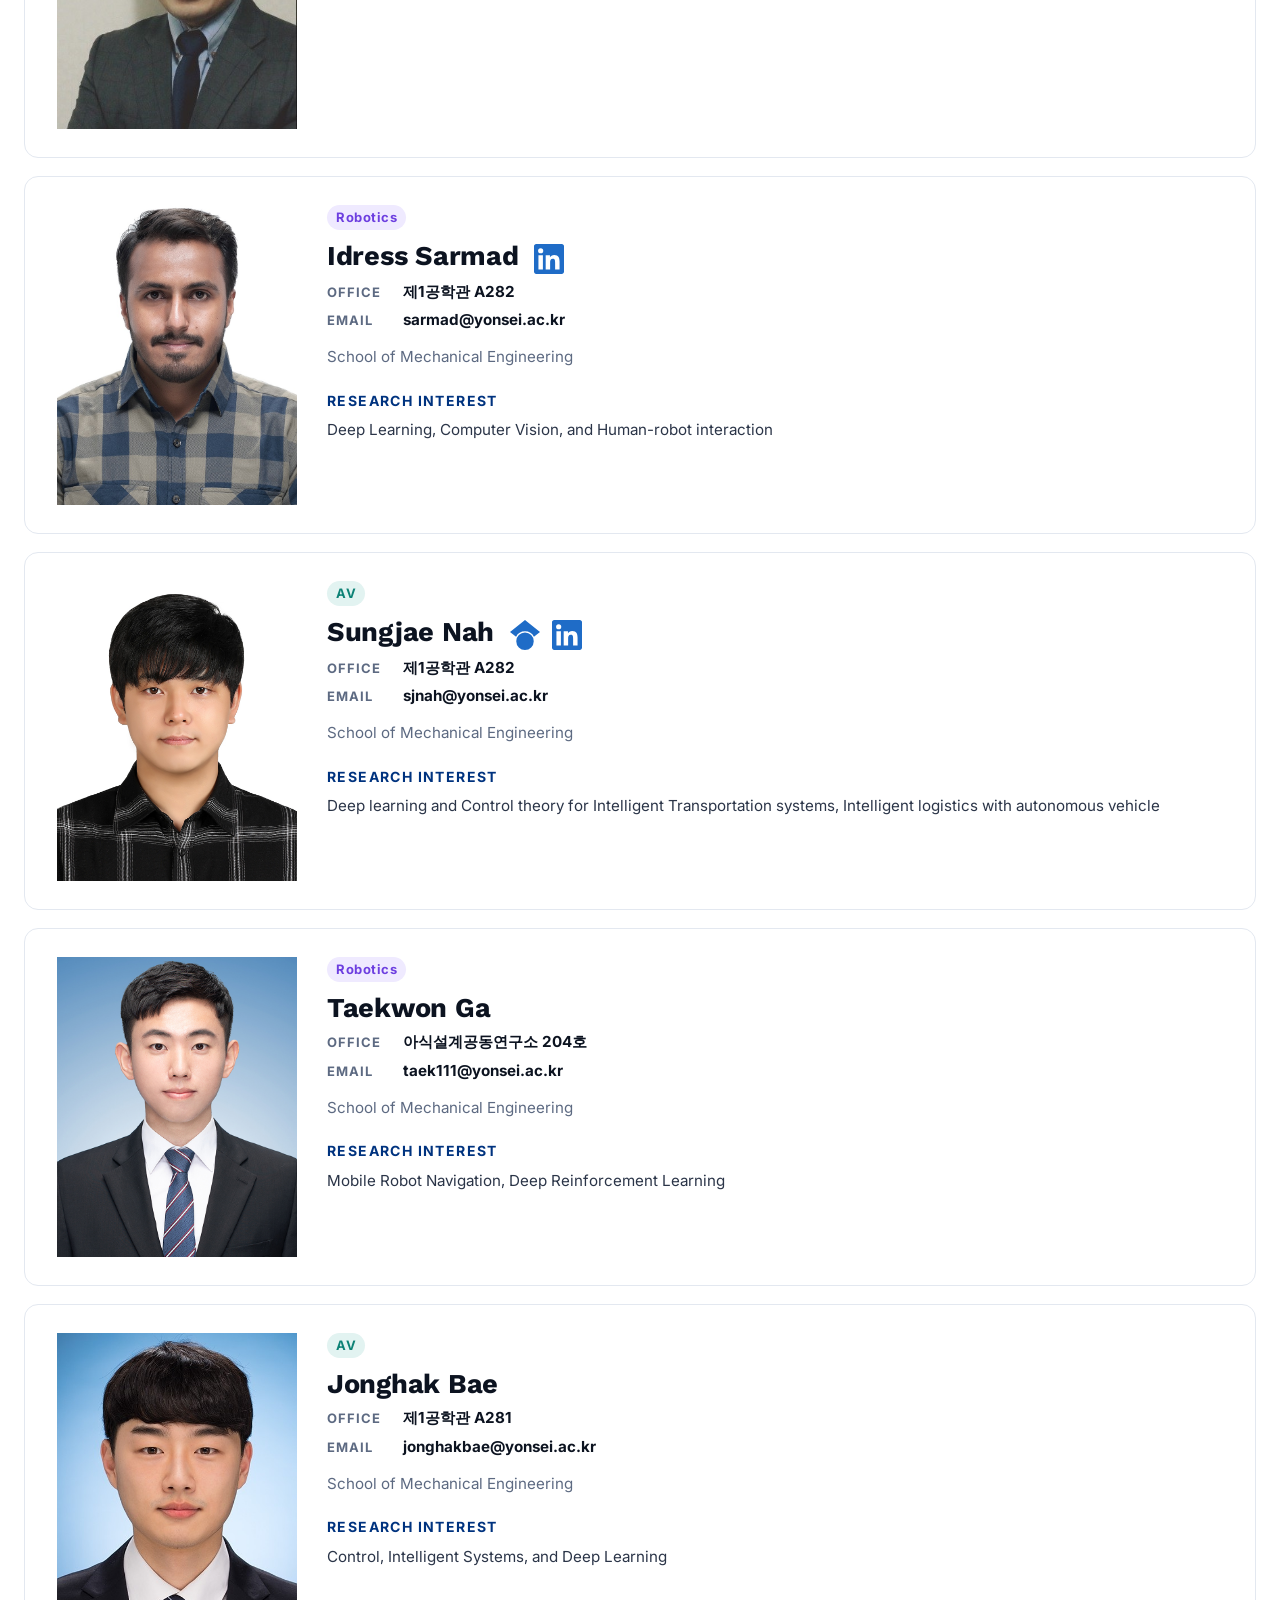
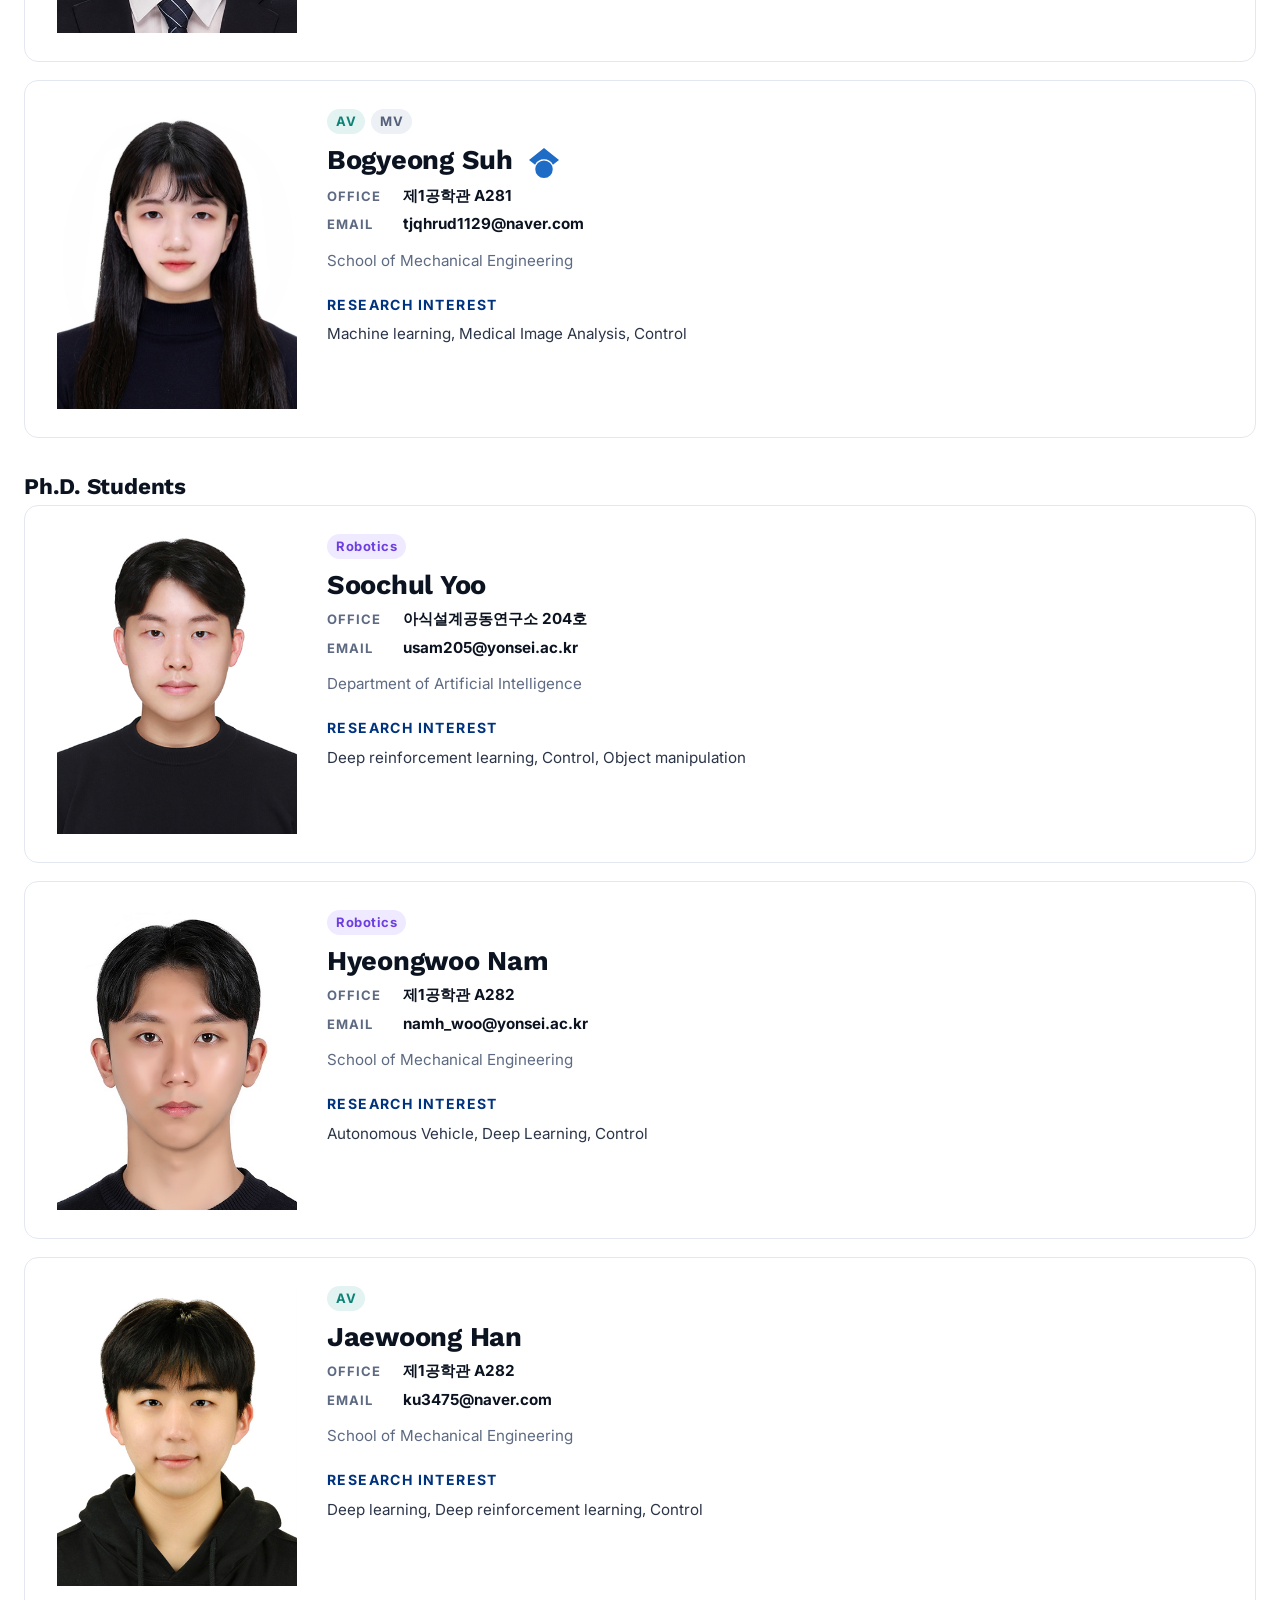
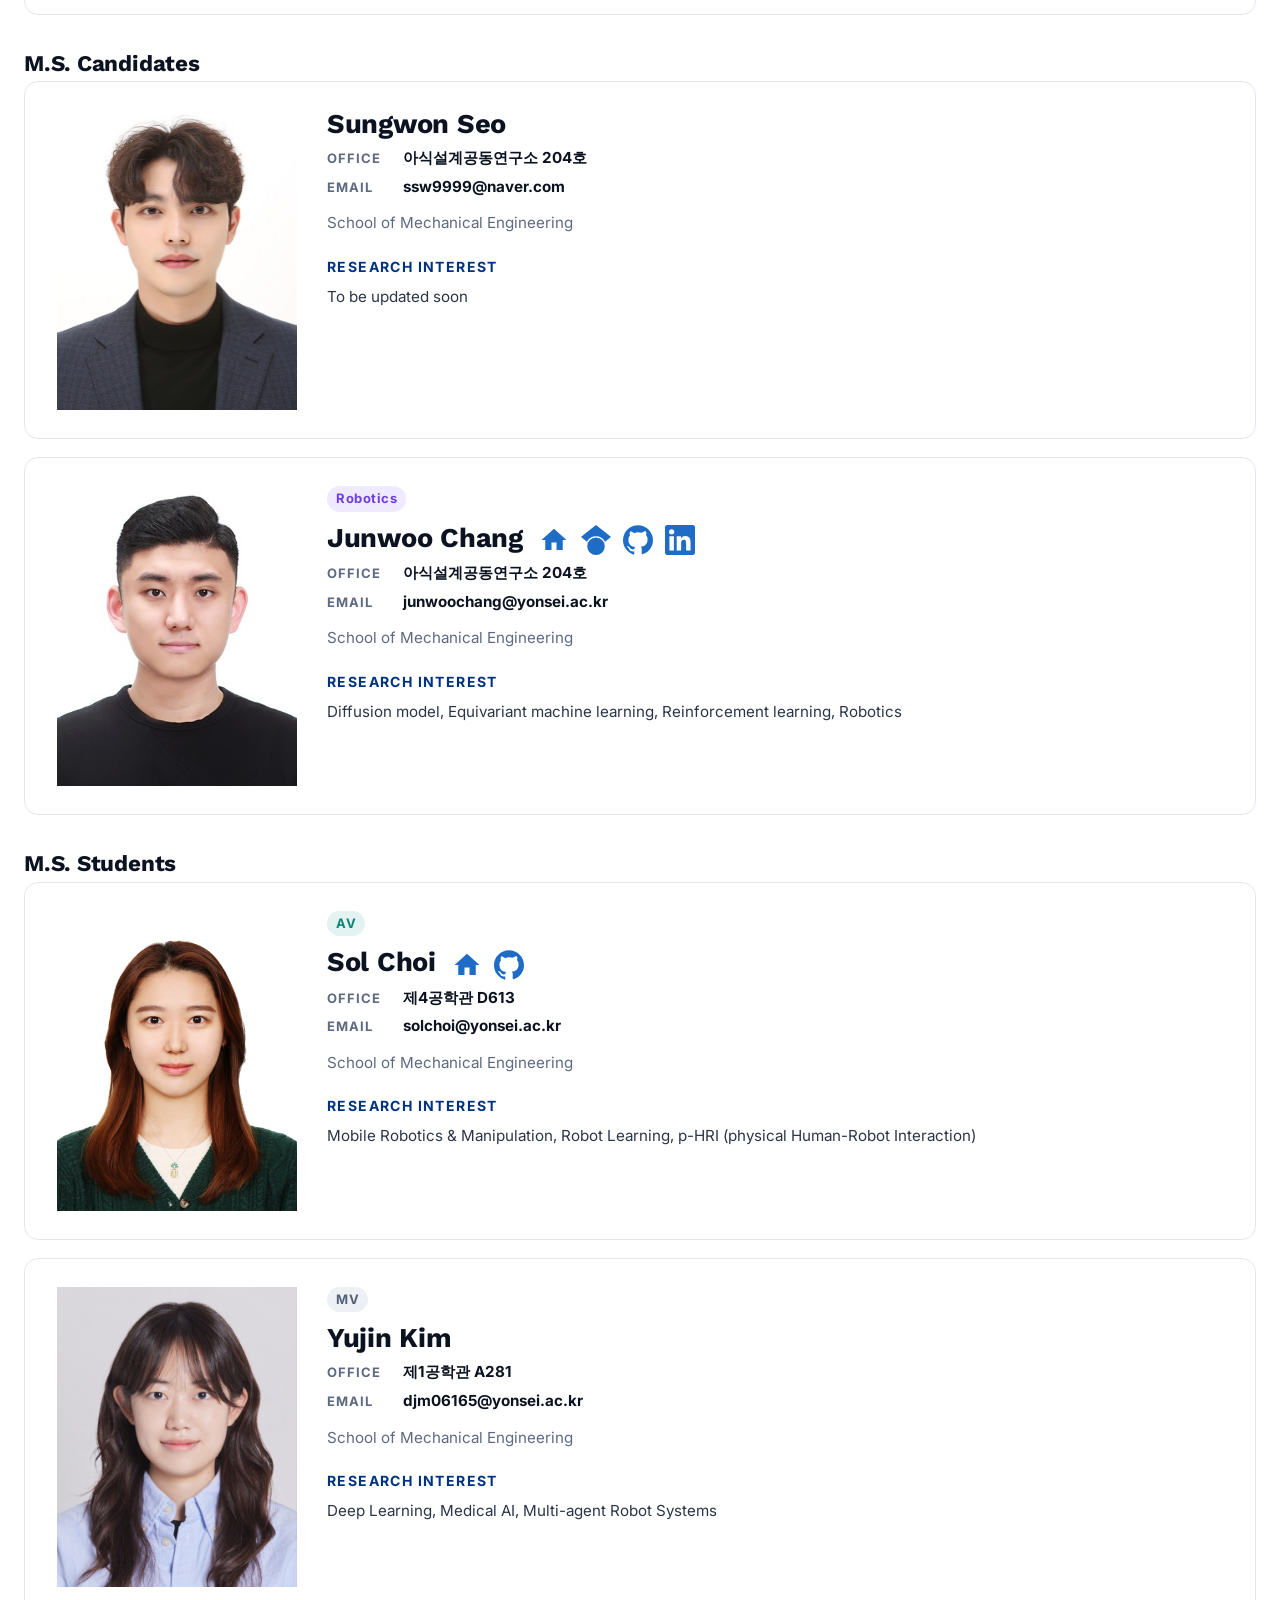
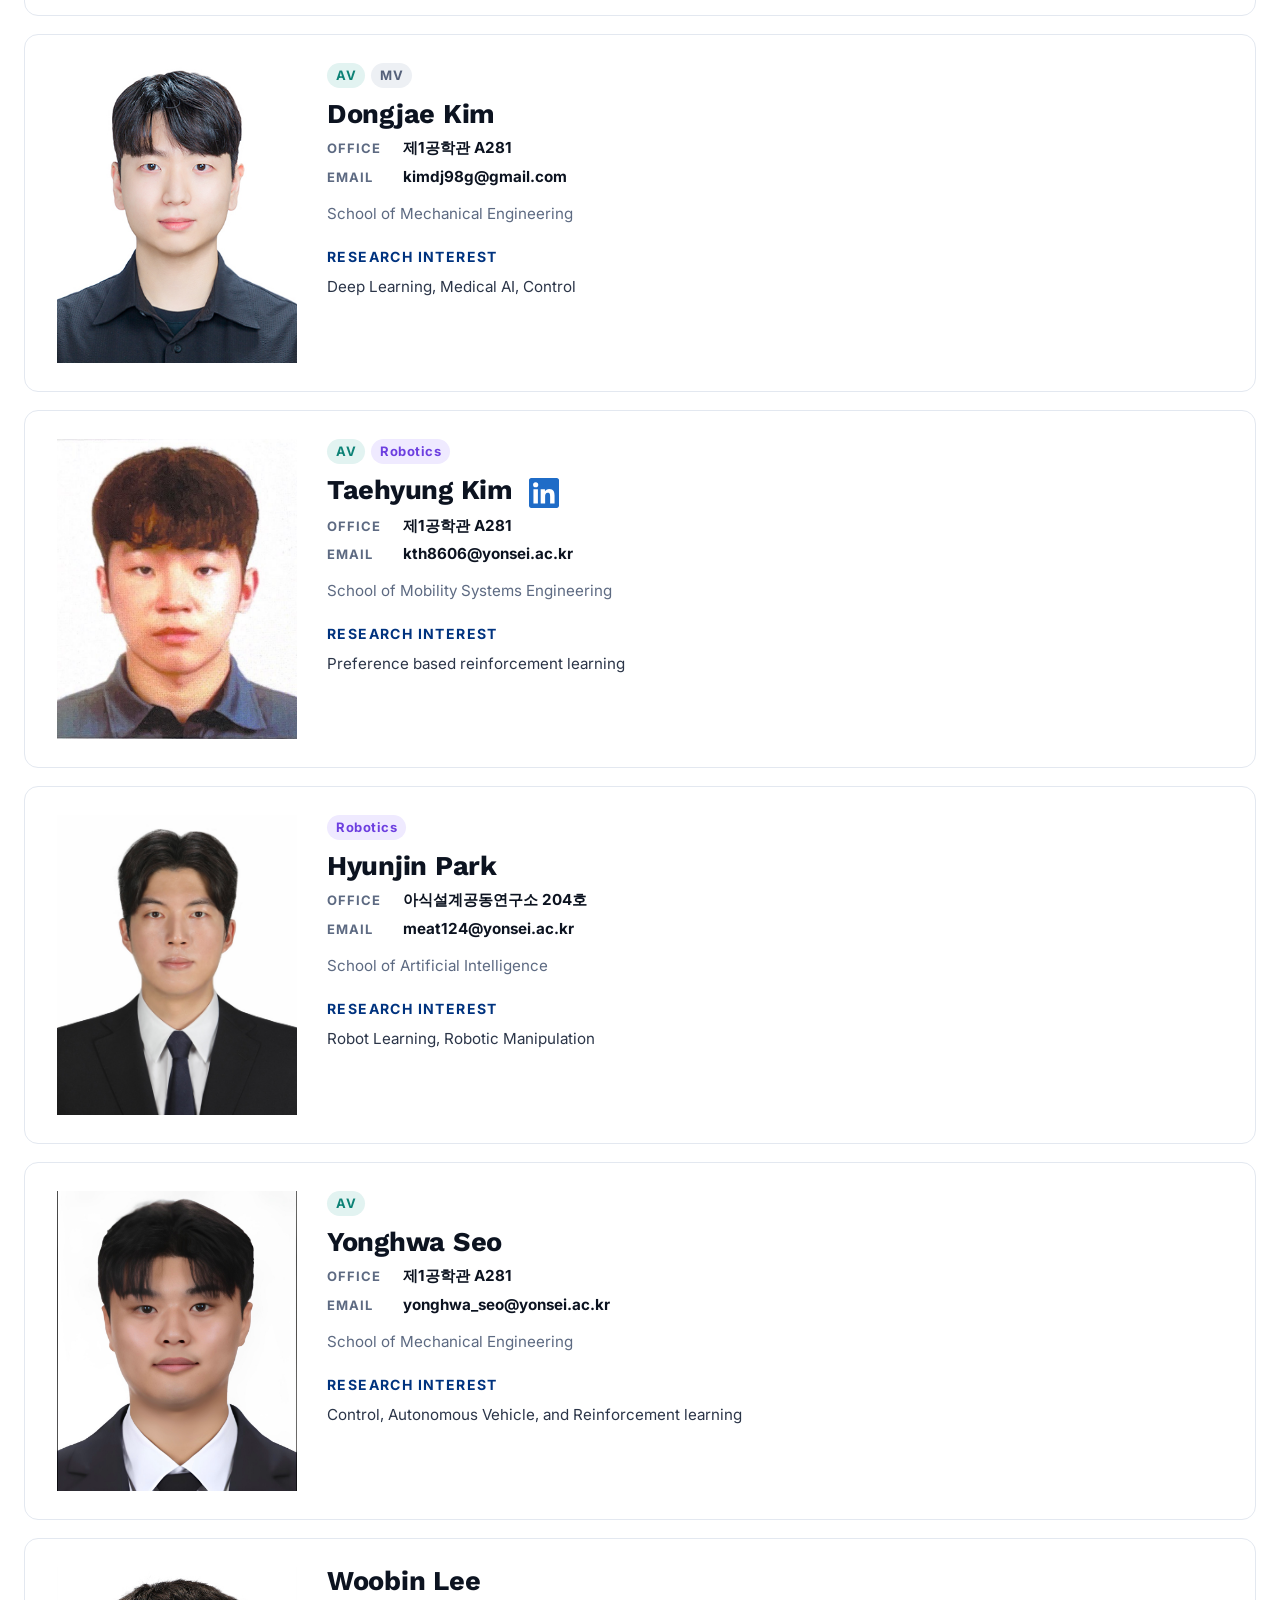
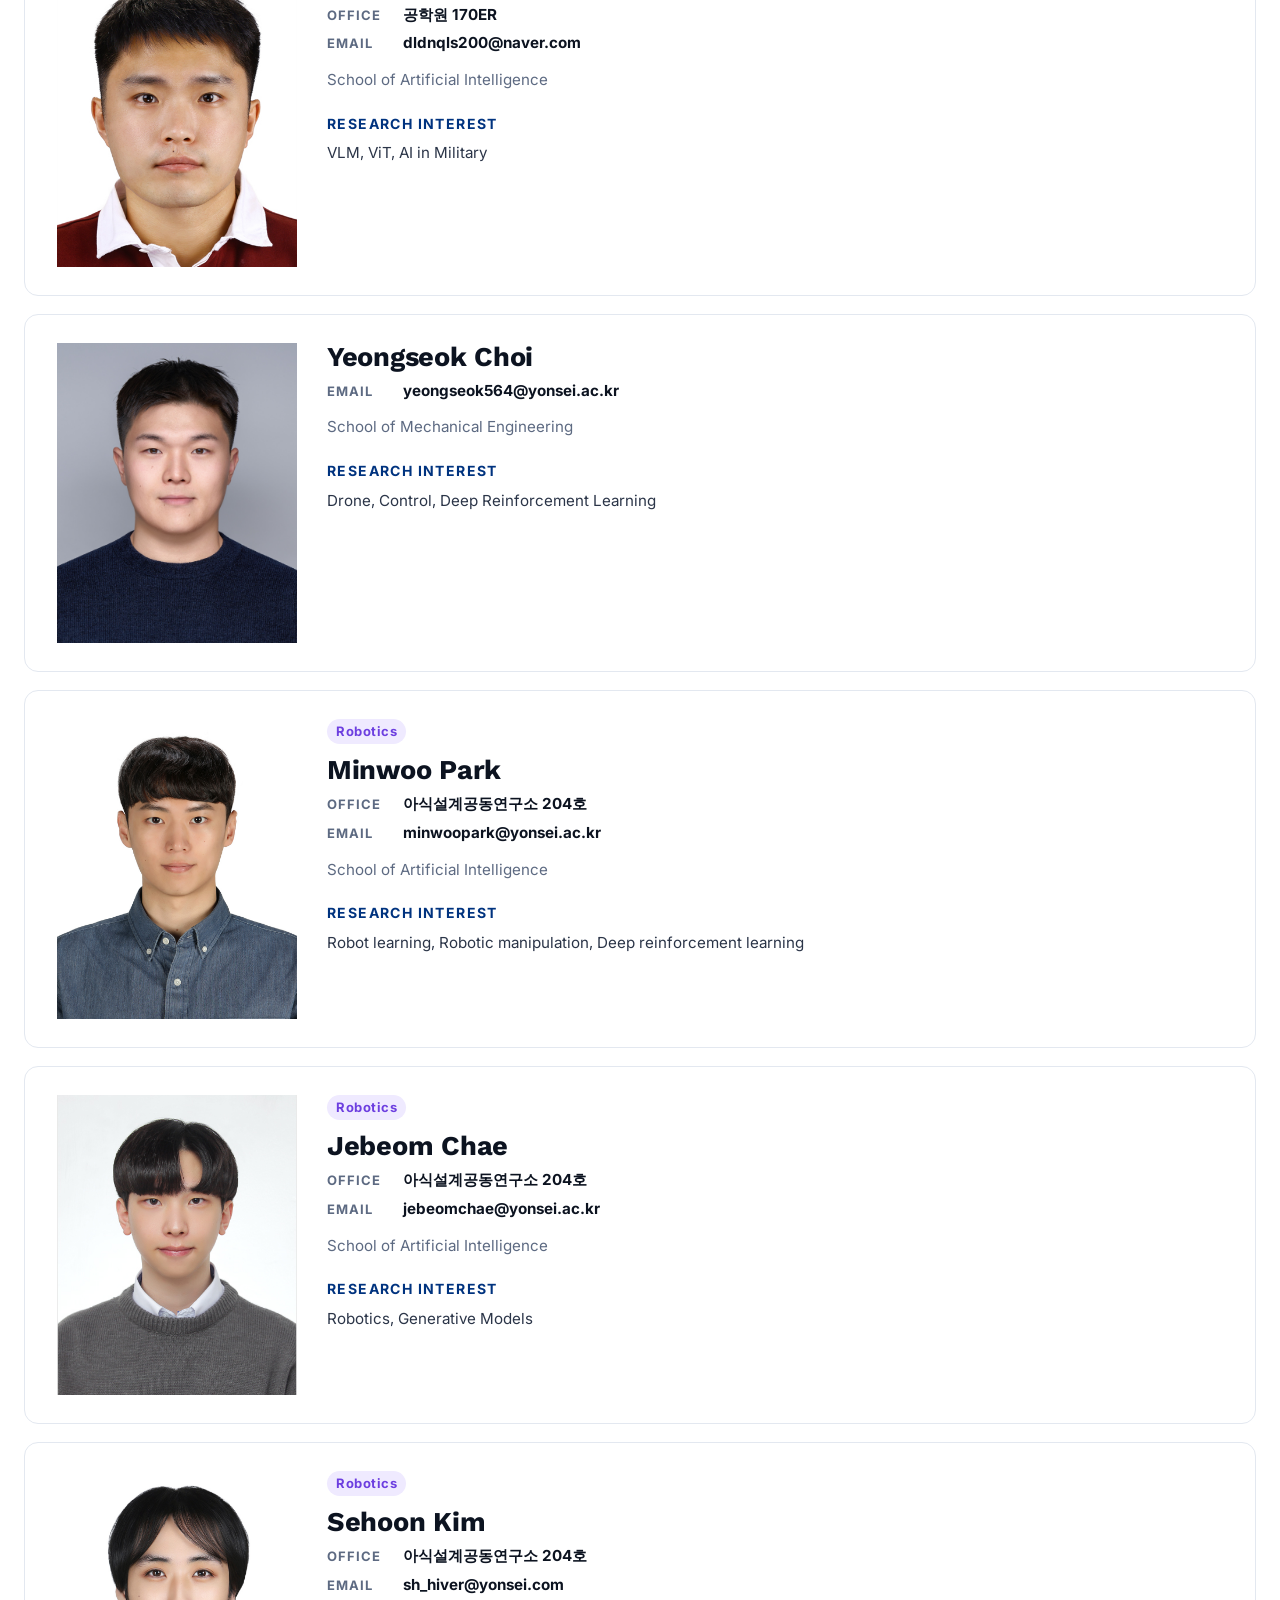
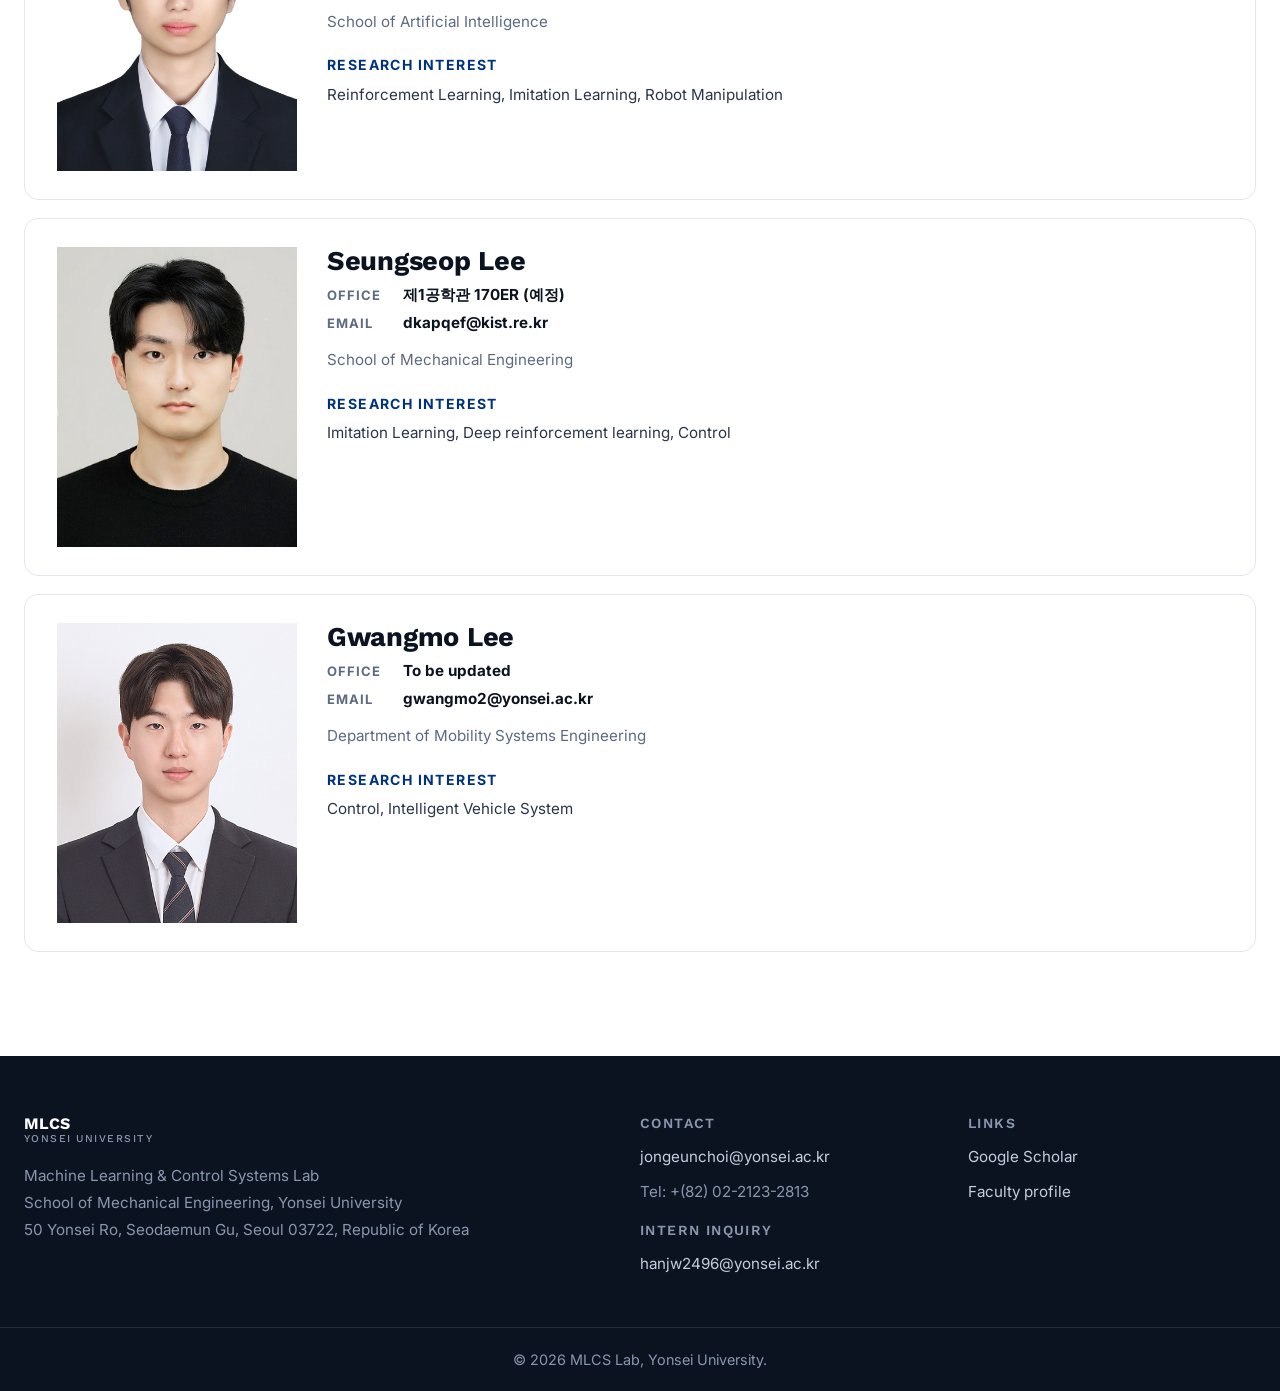
<file: people/students.html>
<!DOCTYPE html>
<html lang="en">
<head>
  <meta charset="UTF-8" />
  <meta name="viewport" content="width=device-width, initial-scale=1.0" />
  <title>People · Students — MLCS, Yonsei University</title>
  <meta name="description" content="Graduate students of the MLCS Lab, Yonsei University." />
  <link rel="preconnect" href="https://fonts.googleapis.com" />
  <link rel="preconnect" href="https://fonts.gstatic.com" crossorigin />
  <link href="https://fonts.googleapis.com/css2?family=Inter:wght@400;500;600;700&family=Work+Sans:wght@500;600;700;800&display=swap" rel="stylesheet" />
  <link rel="stylesheet" href="/css/style.css" />
</head>
<body>

  <header class="nav" id="nav"></header>

  <main class="page">
    <header class="page-head">
      <p class="eyebrow">Students</p>
      <div class="page-head__tags" data-filter-target=".person"><span class="tag tag--all" data-filter="all">All</span> <span class="tag tag--rob" data-filter="rob">Robotics</span> <span class="tag tag--av" data-filter="av">Autonomous Vehicle</span> <span class="tag tag--mv" data-filter="mv">Machine Vision</span></div>
    </header>

    <section class="section section--tight">
      <!-- Cards rendered from /js/students.js -->
      <div id="students"></div>
    </section>
  </main>

  <footer class="footer" id="contact"></footer>

  <script src="/js/students.js"></script>
  <script src="/js/main.js"></script>
</body>
</html>
</file>
<file: css/style.css>
/* ============================================================
   MLCS Autonomous Vehicle — light editorial theme
   Yonsei navy + gold · Work Sans (display) / Inter (body)
   ============================================================ */
:root {
  --paper: #ffffff;
  --paper-2: #f5f7fb;     /* cards / hover fills */
  --ink: #0c1320;         /* display + headings */
  --ink-soft: #2b3548;    /* body text */
  --muted: #5d6a82;       /* captions */
  --line: #e3e8f0;        /* hairlines */
  --line-2: #d3dae6;
  --signal: #00337f;      /* primary accent — Yonsei navy */
  --signal-deep: #00255c;
  --signal-wash: #eaf0f7;
  --link: #1f6cc7;        /* brighter blue (PANTONE 660C) for inline links/icons */

  /* ---- type scale: change a size here and it updates everywhere ---- */
  --fs-display: clamp(2.1rem, 4.6vw, 3.4rem); /* page hero (h1) */
  --fs-section: clamp(1.9rem, 4.2vw, 2.7rem);   /* home section titles */
  --fs-title:   clamp(1.5rem, 3.1vw, 2rem);     /* page section / group titles */
  --fs-xl:   1.7rem;    /* prominent card title (e.g. person name) */
  --fs-lg:   1.5rem;    /* card / row title */
  --fs-md:   1.3rem;   /* small heading */
  --fs-lead: 1.2rem;   /* lead / large body */
  --fs-base: 1.1rem;      /* body */
  --fs-sm:   0.95rem;   /* small body, meta */
  --fs-xs:   0.9rem;   /* fine print */
  --fs-label: 14px;     /* eyebrows, field labels */
  --fs-micro: 13px;     /* tags */
  --lane: #c6a15b;;        /* gold */

  --maxw: 1280px;
  --gut: 24px;
  --display: "Work Sans", system-ui, sans-serif;
  --body: "Inter", system-ui, sans-serif;
}

* { box-sizing: border-box; margin: 0; padding: 0; }
html { scroll-behavior: smooth; scroll-padding-top: 80px; }
body {
  font-family: var(--body);
  background: var(--paper);
  color: var(--ink-soft);
  line-height: 1.62;
  -webkit-font-smoothing: antialiased;
}
a { color: inherit; text-decoration: none; }
h1, h2, h3, h4 { font-family: var(--display); color: var(--ink); letter-spacing: -0.01em; line-height: 1.1; }
:focus-visible { outline: 2px solid var(--signal); outline-offset: 3px; border-radius: 2px; }

/* ---- shared: section eyebrow (uppercase label + gold tick) ---- */
.eyebrow {
  font-family: var(--display); font-size: clamp(1.5rem, 4.2vw, 2rem); font-weight: 800;
  letter-spacing: 0.08em; color: var(--signal); text-transform: uppercase;
  display: flex; align-items: center; gap: 16px;
}
.eyebrow::before { content: ""; width: 32px; height: 5px; background: var(--lane); }

/* ===== NAV ===== */
.nav {
  position: fixed; inset: 0 0 auto 0; z-index: 100;
  background: rgba(255, 255, 255, 0.82); backdrop-filter: blur(12px);
  border-bottom: 1px solid var(--line);
}
.nav__inner {
  max-width: var(--maxw); margin: 0 auto; padding: 0 var(--gut);
  height: 68px; display: flex; align-items: center; justify-content: space-between;
}
.brand { display: flex; align-items: center; gap: 12px; }
.brand__text { font-family: var(--display); font-weight: 700; font-size: 16px; color: var(--ink); line-height: 1.05; }
.brand__text em { display: block; font-style: normal; font-weight: 500; font-size: 10.5px; color: var(--muted); letter-spacing: 0.14em; text-transform: uppercase; }
.nav__links { display: flex; align-items: center; gap: 26px; }
.nav__links a { font-size: 14px; color: var(--ink-soft); font-weight: 500; }
.nav__links a:hover { color: var(--signal); }
.nav__links a.is-active { color: var(--signal); font-weight: 600; }
.nav__cta { color: #fff !important; background: var(--signal); padding: 8px 16px; border-radius: 8px; }
.nav__cta.is-active { background: var(--signal-deep); }
.nav__cta:hover { background: var(--signal-deep); }
.nav__toggle { display: none; background: none; border: 0; flex-direction: column; gap: 5px; cursor: pointer; padding: 6px; }
.nav__toggle span { width: 24px; height: 2px; background: var(--ink); transition: .25s; }

/* nav dropdown (e.g. People -> Faculty / Students / Alumni) */
.nav__item { position: relative; display: inline-flex; align-items: center; }
.nav__drop { position: absolute; top: 100%; left: -10px; min-width: 168px; background: #fff; border: 1px solid var(--line); border-radius: 10px; box-shadow: 0 12px 30px rgba(12,19,32,.10); padding: 7px; display: none; flex-direction: column; }
.nav__drop::before { content: ""; position: absolute; top: -10px; left: 0; right: 0; height: 10px; } /* keeps hover while crossing the gap */
.nav__item:hover .nav__drop, .nav__item:focus-within .nav__drop { display: flex; }
.nav__drop a { padding: 9px 12px; border-radius: 7px; font-size: 14px; color: var(--ink-soft); }
.nav__drop a:hover { background: var(--paper-2); color: var(--signal); }

/* group tags (AV / Robotics) — equal weight, soft tinted */
.tag { display: inline-flex; align-items: center; font-size: var(--fs-micro); font-weight: 700; letter-spacing: .04em; padding: 3px 9px; border-radius: 999px; line-height: 1.5; }
.tag--av { background: #e2f3f1; color: #0d8276; }   /* teal — Autonomous Vehicle */
.tag--rob { background: #efeaff; color: #6d3fe0; }  /* violet — Robotics */
.tag--mv { background: #edf0f4; color: #55617a; }   /* gray — Machine Vision */
.tag--all { background: #e6eaf1; color: #44506a; }  /* neutral — filter reset */

/* ===== Buttons ===== */
.btn { display: inline-flex; align-items: center; justify-content: center; font-family: var(--body); font-weight: 600; font-size: 15px; padding: 13px 26px; border-radius: 10px; transition: transform .14s, background .2s, box-shadow .2s; cursor: pointer; }
.btn--primary { background: var(--signal); color: #fff; box-shadow: 0 6px 20px rgba(0,51,127,.22); }
.btn--primary:hover { background: var(--signal-deep); transform: translateY(-2px); }
.btn--ghost { border: 1px solid var(--line-2); color: var(--ink); background: #fff; }
.btn--ghost:hover { border-color: var(--signal); color: var(--signal); }
.btn--block { width: 100%; }

/* ===== Sections (shared) ===== */
.section { max-width: var(--maxw); margin: 0 auto; padding: 104px var(--gut); }
.section__head { margin-bottom: 52px; }
.section__head h2 { font-size: var(--fs-section); font-weight: 700; margin-top: 12px; }
.section--tight { padding-top: 8px; }

/* ===== Inner page header ===== */
.page { padding-top: 68px; }
.page-head { max-width: var(--maxw); margin: 0 auto; padding: 64px var(--gut) 0; }
.page-head__row { display: flex; flex-wrap: wrap; justify-content: space-between; align-items: flex-end; gap: 10px 24px; margin-top: 16px; }
.page-head__row .page-head__lead { margin-top: 0; }
.page-head__tags { display: flex; gap: 8px; flex-shrink: 0; }
.page-head > .page-head__tags { margin-top: 16px; }
/* clickable page-head tags act as a show-only filter (matching tag + untagged) */
.page-head__tags[data-filter-target] .tag { cursor: pointer; user-select: none; transition: opacity .15s, box-shadow .15s; }
.page-head__tags.has-active .tag:not(.is-active) { opacity: .4; }
.page-head__tags .tag.is-active { box-shadow: 0 0 0 2px var(--paper), 0 0 0 4px currentColor; }
.is-filtered { display: none !important; }
.page-head h1 { font-size: var(--fs-display); font-weight: 700; margin-top: 14px; }
.page-head__lead { color: var(--muted); margin-top: 16px; max-width: 640px; font-size: var(--fs-lead); }
.page-head__lead--wide { max-width: none; }
.page-head__lead em { font-style: italic; opacity: .75; }

.empty-note { color: var(--muted); font-size: var(--fs-lead); }
.empty-note em { font-style: italic; opacity: .7; }

/* ===== Vision (home mission statement) ===== */
.vision p { font-size: var(--fs-base); color: var(--ink-soft); margin-bottom: 16px; }
.vision p:last-child { margin-bottom: 0; }

/* ===== Our Teams (home: Robotics / Autonomous Vehicle entry cards) ===== */
.teams { display: grid; grid-template-columns: 1fr 1fr; gap: 22px; }
.team { display: block; padding: 30px 30px 26px; background: var(--paper); border: 1px solid var(--line); border-top: 4px solid var(--line); border-radius: 16px; transition: transform .2s, box-shadow .2s, border-color .2s; }
.team:hover { transform: translateY(-4px); box-shadow: 0 14px 36px rgba(12,19,32,.08); }
.team h3 { font-size: var(--fs-lg); font-weight: 700; margin-bottom: 12px; }
.team p { color: var(--ink-soft); font-size: var(--fs-sm); margin-bottom: 18px; }
.team__more { font-weight: 700; font-size: var(--fs-sm); }
.team--rob { border-top-color: #6d3fe0; }
.team--rob .team__more { color: #6d3fe0; }
.team--av { border-top-color: #0d8276; }
.team--av .team__more { color: #0d8276; }
@media (max-width: 760px) { .teams { grid-template-columns: 1fr; } }

/* ===== Cards (home research summary) ===== */
.cards { display: grid; grid-template-columns: repeat(4, 1fr); gap: 18px; }
.card { background: var(--paper); border: 1px solid var(--line); border-radius: 14px; padding: 26px 22px; transition: border-color .2s, transform .2s, box-shadow .2s; }
.card:hover { border-color: var(--signal); transform: translateY(-3px); box-shadow: 0 10px 30px rgba(12,19,32,.06); }
.card .tag { margin-bottom: 12px; }
.card h3 { font-size: var(--fs-md); font-weight: 700; margin-bottom: 10px; }
.card p { font-size: var(--fs-sm); color: var(--muted); }

/* ===== Projects ===== */
.projects { list-style: none; border-top: 1px solid var(--line); }
.project { display: grid; grid-template-columns: 170px 1fr; gap: 6px 24px; padding: 26px 4px; border-bottom: 1px solid var(--line); transition: background .2s; }
.project:hover { background: var(--paper-2); }
.project__status { grid-row: 1 / span 3; font-size: var(--fs-label); font-weight: 500; color: var(--muted); letter-spacing: .04em; padding-top: 4px; }
.project--open .project__status { color: var(--signal); font-weight: 600; }
.project h3 { grid-column: 2; font-size: var(--fs-lg); font-weight: 700; }
.project__desc { grid-column: 2; color: var(--muted); font-size: var(--fs-sm); }
.project__keys { grid-column: 2; font-size: var(--fs-label); letter-spacing: .03em; color: var(--ink); margin-top: 8px; }

/* ===== Publications ===== */
.pubs { list-style: none; }
.pub { display: flex; gap: 24px; padding: 20px 4px; border-bottom: 1px solid var(--line); }
.pub__year { font-weight: 600; color: var(--signal); min-width: 48px; padding-top: 2px; }
.pub__title { font-family: var(--display); font-weight: 600; font-size: var(--fs-lead); color: var(--ink); margin-bottom: 3px; }
.pub__meta { color: var(--muted); font-size: var(--fs-sm); }
.pub__meta em { font-style: italic; }
.pubs__more { margin-top: 30px; }
.pubs__more a { font-size: 14px; font-weight: 600; color: var(--signal); }
.pubs__more a:hover { border-bottom: 1px solid var(--signal); }

/* ===== People (stacked rows: photo left, info right) ===== */
.people { display: grid; gap: 18px; }
.people__group { font-family: var(--display); font-size: 1.4rem; font-weight: 700; color: var(--ink); margin: 36px 0 6px; }
.people__group:first-child { margin-top: 8px; }
.person__tags { display: flex; gap: 6px; margin-bottom: 12px; }
.person__links { display: inline-flex; gap: 12px; margin-left: 16px; vertical-align: middle; }
.person__links a { color: var(--link); display: inline-flex; }
.person__links a:hover { color: var(--signal); }
.person__links svg { width: 30px; height: 30px; fill: currentColor; display: block; }
.person { display: flex; gap: 30px; align-items: flex-start; border: 1px solid var(--line); border-radius: 14px; padding: 28px 32px; background: var(--paper); }
.person__photo { flex: 0 0 240px; width: 240px; min-width: 0; aspect-ratio: 4/5; border-radius: 0; background: var(--signal-wash); display: grid; place-items: center; font-family: var(--display); font-weight: 700; font-size: 1.8rem; color: var(--signal); }
.person__photo::after { content: attr(data-initials); }
img.person__photo { width: 100%; height: 100%; object-fit: cover; }
.person__body { flex: 1; min-width: 0; }
.person h3 { font-size: var(--fs-xl); font-weight: 700; margin-bottom: 6px; }
.person__title { font-weight: 700; color: var(--ink); margin-bottom: 12px; }
.person__field { display: flex; gap: 12px; align-items: baseline; margin-bottom: 4px; font-size: var(--fs-sm); }
.person__field-label { flex: 0 0 64px; font-size: var(--fs-micro); font-weight: 700; letter-spacing: .08em; text-transform: uppercase; color: var(--muted); }
.person__field-val { font-weight: 700; color: var(--ink); }
a.person__field-val:hover { color: var(--signal); }
.person__dept { margin-top: 12px; color: var(--muted); font-size: var(--fs-sm); }
.person__interest-label { margin-top: 20px; font-size: var(--fs-label); font-weight: 700; letter-spacing: .1em; text-transform: uppercase; color: var(--signal); }
.person__interest { margin-top: 6px; color: var(--ink-soft); font-size: var(--fs-sm); }

/* ===== Alumni (institution → degree hierarchy, reuses .person rows) ===== */
.alum-inst:first-child { margin-top: 40px; }
.alum-inst + .alum-inst { margin-top: 64px; }
.alum-inst__title { font-family: var(--display); font-size: var(--fs-title); font-weight: 800; color: var(--ink); padding-bottom: 14px; border-bottom: 2px solid var(--line-2); }
.alum-deg { font-family: var(--display); font-size: 1.15rem; font-weight: 700; letter-spacing: .04em; text-transform: uppercase; color: var(--signal); margin: 32px 0 12px; }
.alum-deg::before { content: ""; display: inline-block; width: 14px; height: 3px; background: var(--lane); vertical-align: middle; margin-right: 10px; }
.alum__edu { color: var(--ink-soft); font-size: var(--fs-sm); margin-bottom: 4px; }
.alum__now { margin-top: 12px; font-size: var(--fs-sm); font-weight: 700; color: var(--signal); }

/* ===== Join ===== */
.join { display: grid; grid-template-columns: 1fr 1fr 1fr; gap: 18px; align-items: start; }
.join__col { border: 1px solid var(--line); border-radius: 14px; padding: 28px; background: var(--paper); }
.join__col h3 { color: var(--ink); font-size: var(--fs-md); font-weight: 700; margin-bottom: 18px; }
.join__col--cta { border-color: var(--signal); box-shadow: 0 12px 32px rgba(0,51,127,.12); }
.join__col--cta p { color: var(--muted); margin-bottom: 16px; font-size: var(--fs-sm); }
.join__fine { text-align: center; font-size: var(--fs-xs); color: var(--signal); margin-top: 14px; }
.ticks { list-style: none; display: grid; gap: 12px; }
.ticks li { position: relative; padding-left: 26px; color: var(--ink-soft); font-size: var(--fs-sm); }
.ticks li::before { content: "→"; position: absolute; left: 0; color: var(--signal); }

/* ===== Footer ===== */
.footer { background: var(--ink); color: #c4cdde; }
.footer__inner { max-width: var(--maxw); margin: 0 auto; padding: 60px var(--gut) 40px; display: grid; grid-template-columns: 2fr 1fr 1fr; gap: 40px; }
.footer .brand__text { color: #fff; }
.footer .brand__text em { color: #8a96ad; }
.brand--footer { margin-bottom: 18px; }
.footer__addr { color: #8a96ad; font-size: var(--fs-sm); line-height: 1.8; }
.footer__col h4 { font-size: var(--fs-label); font-weight: 600; letter-spacing: .1em; text-transform: uppercase; color: #8a96ad; margin-bottom: 14px; }
.footer__col a { display: block; color: #c4cdde; font-size: var(--fs-sm); margin-bottom: 10px; }
.footer__plain { display: block; color: #8a96ad; font-size: var(--fs-sm); margin-bottom: 10px; }
.footer__col a:hover { color: var(--lane); }
.footer__bar { border-top: 1px solid rgba(255,255,255,.1); padding: 20px var(--gut); text-align: center; color: #8a96ad; font-size: var(--fs-xs); }

/* ============================================================
   Home (news / editorial landing)
   ============================================================ */
.home { padding-top: 44px; max-width: var(--maxw); margin: 0 auto; padding-inline: var(--gut); }

/* full-bleed alternating bands (home) */
.band { padding: 56px 0; }
.band:first-of-type { padding-top: 40px; }
.band--alt { background: var(--paper-2); border-block: 1px solid var(--line); }
.band__inner { max-width: var(--maxw); margin: 0 auto; padding-inline: var(--gut); }
.band__head { margin-bottom: 26px; }

/* top banner: full-width light band, blue lab name + dark description inside */
.banner { background: var(--signal-wash); border-bottom: 1px solid var(--line); padding: 116px var(--gut) 46px; }
.banner__inner { max-width: var(--maxw); margin: 0 auto; }
.banner h1 { color: var(--signal); font-size: clamp(1.9rem, 4.2vw, 2.9rem); font-weight: 700; letter-spacing: -.02em; line-height: 1.08; }
.banner__sub { color: var(--signal-deep); margin-top: 10px; font-size: var(--fs-lead); font-weight: 600; }
.label { font-family: var(--display); font-weight: 800; font-size: 21px; letter-spacing: .08em; text-transform: uppercase; color: var(--signal); display: flex; align-items: center; gap: 12px; }
.label::before { content: ""; width: 22px; height: 4px; background: var(--lane); }
.rule { border: 0; border-top: 1px solid var(--line); margin: 56px 0; }

/* lead */
.lead { display: grid; grid-template-columns: 1.7fr 1fr; gap: 44px; }

/* featured carousel */
.carousel { position: relative; min-width: 0; }
.carousel__viewport { position: relative; overflow: hidden; }
.carousel__track { display: flex; transition: transform .45s cubic-bezier(.4,0,.2,1); }
.carousel .btn--primary { box-shadow: none; }  /* avoid neighbor slide's shadow bleeding past the clip edge */
.slide { flex: 0 0 100%; min-width: 0; padding-bottom: 4px; }
.slide__media { height: 340px; border-radius: 14px; background: var(--paper-2); border: 1px solid var(--line); display: grid; place-items: center; color: var(--muted); font-size: var(--fs-xs); margin-bottom: 18px; }
.slide__media::after { content: attr(data-label); }
img.slide__media, video.slide__media { width: 100%; height: 340px; object-fit: contain; background: none; border: none; border-radius: 0; }
.slide h2 { font-size: clamp(1.3rem, 2.2vw, 1.7rem); font-weight: 400; letter-spacing: -.01em; line-height: 1.15; margin: 10px 0 10px; }
.slide h2 strong { font-weight: 700; }
.slide__venue { font-weight: 400; }
.slide h2 a { color: inherit; text-decoration: none; }
.slide h2 a:hover { color: var(--signal); text-decoration: underline; }
.slide p { font-size: var(--fs-sm); color: var(--ink-soft); margin-bottom: 20px; text-indent: 1.0em; }
.slide p em { font-style: italic; opacity: .7; }
.carousel__arrow {
  position: absolute; top: 30%; transform: translateY(-50%);
  width: 44px; height: 44px; border-radius: 50%;
  border: 1px solid var(--line-2); background: rgba(255,255,255,.9); backdrop-filter: blur(4px);
  color: var(--ink); font-size: 24px; line-height: 1; cursor: pointer;
  display: grid; place-items: center; opacity: 0; transition: opacity .2s, border-color .2s, color .2s;
}
.carousel:hover .carousel__arrow { opacity: 1; }
.carousel__arrow:hover { border-color: var(--signal); color: var(--signal); background: #fff; }
.carousel__arrow--prev { left: 14px; }
.carousel__arrow--next { right: 14px; }
#featured .carousel__arrow { top: 170px; }  /* vertical center of the 340px image */
.carousel__dots { display: flex; gap: 8px; justify-content: center; margin-top: 18px; }
.carousel__dot { width: 8px; height: 8px; padding: 0; border: 0; border-radius: 50%; background: var(--line-2); cursor: pointer; transition: background .2s, transform .2s; }
.carousel__dot.is-active { background: var(--signal); transform: scale(1.3); }
@media (max-width: 860px) { .carousel__arrow { opacity: 1; } }
.news { border-left: 1px solid var(--line); padding-left: 28px; }
.news-item { display: block; padding: 16px 0; border-top: 1px solid var(--line); }
.news-item:first-of-type { border-top: 0; }
.news-item time { display: block; font-size: var(--fs-label); color: var(--muted); margin-bottom: 5px; letter-spacing: .02em; }
.news-item p { font-family: var(--display); font-weight: 600; font-size: var(--fs-base); color: var(--ink); line-height: 1.35; }
.news-item p a { color: var(--signal); }
.news-item p a:hover { text-decoration: underline; }
.news-item em { font-style: italic; font-weight: 400; opacity: .55; }
a.news-item:hover p { color: var(--signal); }
.news-item--static { cursor: default; }
.news__more { display: inline-block; margin-top: 14px; font-size: 14px; font-weight: 600; color: var(--signal); }

/* publications + facts row */
.tworow { display: grid; grid-template-columns: 1.4fr 1fr; gap: 44px; align-items: start; }
.facts { border: 1px solid var(--line); border-radius: 14px; overflow: hidden; }
.facts div { display: flex; justify-content: space-between; gap: 16px; padding: 15px 20px; border-top: 1px solid var(--line); }
.facts div:first-child { border-top: 0; }
.facts dt { color: var(--muted); font-size: var(--fs-sm); }
.facts dd { font-family: var(--display); font-weight: 600; color: var(--ink); font-size: var(--fs-sm); text-align: right; }
.facts .live { color: var(--signal); }

/* gap before the dark footer on the home page */
.home ~ .footer { margin-top: 80px; }

/* ===== Responsive ===== */
@media (max-width: 900px) {
  .nav__links { position: fixed; inset: 68px 0 auto 0; flex-direction: column; align-items: stretch; gap: 0; background: var(--paper); border-bottom: 1px solid var(--line); padding: 10px var(--gut); transform: translateY(-160%); transition: transform .3s; }
  .nav__links.open { transform: translateY(0); }
  .nav__links a { padding: 14px 0; border-bottom: 1px solid var(--line); }
  .nav__cta { text-align: center; margin: 12px 0; }
  .nav__toggle { display: flex; }
  .nav__item { display: block; }
  .nav__drop { position: static; display: flex; border: 0; box-shadow: none; padding: 0 0 0 16px; min-width: 0; }
  .nav__drop::before { display: none; }
  .join, .lead, .tworow { grid-template-columns: 1fr; }
  .cards { grid-template-columns: 1fr 1fr; }
  .news { border-left: 0; padding-left: 0; border-top: 1px solid var(--line); padding-top: 24px; }
  .footer__inner { grid-template-columns: 1fr; }
}
@media (max-width: 560px) {
  .cards { grid-template-columns: 1fr; }
  .section { padding: 76px var(--gut); }
  .project { grid-template-columns: 1fr; gap: 6px; }
  .project__status, .project h3, .project__desc, .project__keys { grid-column: 1; }
  .person { flex-direction: column; }
  .person__photo { width: 100%; aspect-ratio: 16/9; }
}

/* ===== Reduced motion ===== */
@media (prefers-reduced-motion: reduce) {
  html { scroll-behavior: auto; }
}

/* ============================================================
   AV / Robotics page components (research, projects, publications, faculty)
   ============================================================ */

/* collapsible group section (big heading + chevron) */
.group { border-top: 1px solid var(--line); }
.group__head { cursor: pointer; list-style: none; display: flex; align-items: center; gap: 14px; padding: 24px 0 18px; }
.group__head::-webkit-details-marker { display: none; }
.group__title { font-family: var(--display); font-size: var(--fs-title); font-weight: 700; color: var(--ink); }
.group__head::after { content: "\25BE"; margin-left: auto; color: var(--muted); font-size: 1.45rem; line-height: 1; transition: transform .2s; }
.group__head:hover::after { color: var(--signal); }
.group[open] .group__head::after { transform: rotate(180deg); }

/* research: stacked rows */
.rlist { display: grid; gap: 14px; padding-bottom: 30px; }
.ritem { border: 1px solid var(--line); border-radius: 14px; padding: 22px 24px; }
.ritem h3 { font-size: var(--fs-md); font-weight: 700; margin-bottom: 8px; }
.ritem p { color: var(--muted); font-size: var(--fs-sm); }

/* projects: image-left rows + ongoing/completed groups */
.group-h { font-family: var(--display); font-size: var(--fs-title); font-weight: 700; color: var(--ink); padding: 24px 0 18px; border-top: 1px solid var(--line); }
.prows { display: grid; gap: 18px; padding-bottom: 30px; }
.prow { display: grid; grid-template-columns: 240px 1fr; gap: 24px; border: 1px solid var(--line); border-radius: 14px; padding: 18px; }
.prow__media { aspect-ratio: 4/3; border-radius: 10px; background: linear-gradient(135deg,#dfe5ee,#eef2f7); border: 1px solid var(--line); display: grid; place-items: center; color: var(--muted); font-size: var(--fs-label); }
.prow__media::after { content: attr(data-label); }
img.prow__media { width: 100%; object-fit: cover; }
img.prow__media--logo { object-fit: contain; background: #fff; padding: 24px; }
.prow__tags { display: flex; gap: 6px; margin-bottom: 10px; }
.prow h3 { font-size: var(--fs-lg); font-weight: 700; margin-bottom: 6px; }
.prow__body > p { color: var(--muted); font-size: var(--fs-sm); }
.prow__keys { font-size: var(--fs-label); letter-spacing: .03em; color: var(--ink); margin-top: 12px; }

/* publications: reference line that expands to thumbnail + links */
.publist { display: grid; }
.pub2 { border-bottom: 1px solid var(--line); }
.pub2__ref { cursor: pointer; list-style: none; padding: 16px 28px 16px 4px; font-size: var(--fs-base); line-height: 1.5; color: var(--ink); position: relative; }
.pub2__ref::-webkit-details-marker { display: none; }
.pub2__ref .tag { margin-left: 6px; }
.pub2:not(.pub2--static) .pub2__ref::after { content: "\25BE"; position: absolute; right: 4px; top: 14px; font-size: 1.45rem; line-height: 1; color: var(--muted); transition: transform .2s; }
.pub2:not(.pub2--static) .pub2__ref:hover::after { color: var(--signal); }
.pub2[open] .pub2__ref::after { transform: rotate(180deg); }
.pub2[open] .pub2__ref { color: var(--signal); }
.pub2__ref em { font-style: italic; color: var(--muted); }
.pub2--static .pub2__ref { cursor: default; }
.pub2--book { display: flex; gap: 22px; align-items: flex-start; }
.pub2--book .pub2__ref { padding-top: 18px; }
.book__cover { flex: 0 0 200px; width: 200px; aspect-ratio: 3/4; object-fit: cover; border: 1px solid var(--line); border-radius: 4px; margin: 16px 0; background: linear-gradient(135deg,#dfe5ee,#eef2f7); display: grid; place-items: center; color: var(--muted); font-size: var(--fs-micro); }
.book__cover::after { content: attr(data-label); }
img.book__cover { aspect-ratio: auto; height: auto; background: none; }
.pub2__link { color: var(--signal); font-weight: 600; white-space: nowrap; }
.pub2__link:hover { text-decoration: underline; }
/* when expanded: image pinned left; reference (top) and links (below it) flow on the right */
.pub2[open] { position: relative; padding-left: 264px; min-height: 174px; }
.pub2[open] .pub2__media { position: absolute; left: 0; top: 16px; width: 240px; margin: 0; }
.pub2[open] .pub2__links { padding: 0 0 18px; }
.pub2__media { width: 240px; aspect-ratio: 16/10; border-radius: 0; background: linear-gradient(135deg,#dfe5ee,#eef2f7); border: 1px solid var(--line); display: grid; place-items: center; color: var(--muted); font-size: var(--fs-label); }
.pub2__media::after { content: attr(data-label); }
img.pub2__media, video.pub2__media { object-fit: contain; background: transparent; border: none; }
.pub2__desc { margin-top: 8px; color: var(--ink-soft); font-size: var(--fs-sm); line-height: 1.55; }
.pub2__links { display: flex; flex-wrap: wrap; align-items: center; }
.pub2__links a { font-size: 14px; font-weight: 600; color: var(--signal); }
.pub2__links a:not(:last-child)::after { content: "\00B7"; color: var(--muted); font-weight: 400; margin: 0 10px; }
.pub2__links a:hover { text-decoration: underline; }

/* platforms (hardware cards: image + name + desc) */
.platforms { display: grid; grid-template-columns: repeat(3, 1fr); gap: 20px; }
.platform { border: 1px solid var(--line); border-radius: 14px; overflow: hidden; background: var(--paper); transition: border-color .2s, box-shadow .2s, transform .2s; }
.platform:hover { border-color: var(--signal); box-shadow: 0 10px 30px rgba(12,19,32,.06); transform: translateY(-3px); }
.platform__img { width: 100%; aspect-ratio: 4/3; object-fit: contain; padding: 18px; display: block; background: var(--paper-2); border-bottom: 1px solid var(--line); }
.platform__body { padding: 20px 22px; }
.platform h3 { font-size: var(--fs-md); font-weight: 700; margin-bottom: 6px; }
.platform p { color: var(--muted); font-size: var(--fs-sm); }
@media (max-width: 820px) { .platforms { grid-template-columns: 1fr 1fr; } }
@media (max-width: 520px) { .platforms { grid-template-columns: 1fr; } }

/* ===== Sponsors (logo wall) ===== */
.sponsors { display: flex; flex-wrap: wrap; align-items: center; justify-content: center; gap: 32px 52px; }
.sponsors img { height: 46px; width: auto; object-fit: contain; }
@media (max-width: 520px) { .sponsors { gap: 26px 36px; } .sponsors img { height: 38px; } }

/* faculty profile */
.faculty { display: grid; grid-template-columns: 1.15fr 1fr; gap: 40px; align-items: start; }
.faculty__photo { width: 100%; aspect-ratio: 4/3; object-fit: cover; border-radius: 14px; background: var(--signal-wash); border: 1px solid var(--line); display: grid; place-items: center; font-family: var(--display); font-weight: 700; font-size: 2.4rem; color: var(--signal); }
.faculty__photo::after { content: attr(data-initials); }
.faculty__head h2 { font-size: clamp(1.7rem, 3.2vw, 2.3rem); font-weight: 700; }
.faculty__role { display: flex; align-items: center; gap: 8px; margin-top: 10px; color: var(--ink); font-weight: 600; }
.faculty__aff { color: var(--ink-soft); margin-top: 10px; line-height: 1.7; }
.faculty__aff a { color: inherit; text-decoration: none; }
.faculty__aff a:hover { color: var(--signal); text-decoration: underline; }
.faculty__addr { color: var(--muted); margin-top: 14px; font-size: var(--fs-sm); line-height: 1.6; }
.faculty__addr-label { display: block; font-size: var(--fs-micro); font-weight: 700; letter-spacing: .08em; text-transform: uppercase; color: var(--muted); margin-bottom: 4px; }
.lab-photo { width: 100%; aspect-ratio: 16/9; border-radius: 14px; border: 1px solid var(--line); background: linear-gradient(135deg,#dfe5ee,#eef2f7); display: grid; place-items: center; color: var(--muted); font-size: var(--fs-xs); }
.lab-photo::after { content: attr(data-label); }
img.lab-photo { object-fit: cover; }
.lab-carousel { max-width: 760px; }
.lab-slide { flex: 0 0 100%; min-width: 0; }
.lab-slide img { width: 100%; aspect-ratio: 16/9; object-fit: cover; border-radius: 14px; border: 1px solid var(--line); display: block; }
.lab-carousel .carousel__arrow { top: 50%; }
.carousel__cap { margin-top: 12px; text-align: center; font-size: var(--fs-sm); color: var(--muted); }
.faculty__mail { display: inline-block; margin-top: 8px; color: var(--signal); font-weight: 600; }
.faculty__section { margin-top: 44px; }
.faculty__section h3 { font-size: 1.2rem; font-weight: 700; margin-bottom: 14px; padding-bottom: 8px; border-bottom: 2px solid var(--line); }
.faculty__section p { color: var(--ink-soft); margin-bottom: 14px; }
.faculty__section ul { list-style: none; display: grid; gap: 10px; }
.faculty__section li { position: relative; padding-left: 18px; color: var(--ink-soft); }
.faculty__section li::before { content: ""; position: absolute; left: 0; top: 9px; width: 6px; height: 6px; border-radius: 50%; background: var(--lane); }
.faculty__section h4 { font-size: var(--fs-sm); font-weight: 700; color: var(--muted); margin: 22px 0 12px; }
.faculty__section li .course-code { font-weight: 700; color: var(--ink); }
.faculty__section li .course-when { color: var(--muted); font-size: var(--fs-sm); }

@media (max-width: 760px) {
  .prow { grid-template-columns: 1fr; }
  .pub2[open] { padding-left: 0; }
  .pub2[open] .pub2__media { position: static; width: 100%; max-width: 320px; margin-top: 12px; }
  .faculty { grid-template-columns: 1fr; }
  .faculty__photo { max-width: 320px; }
}
</file>
